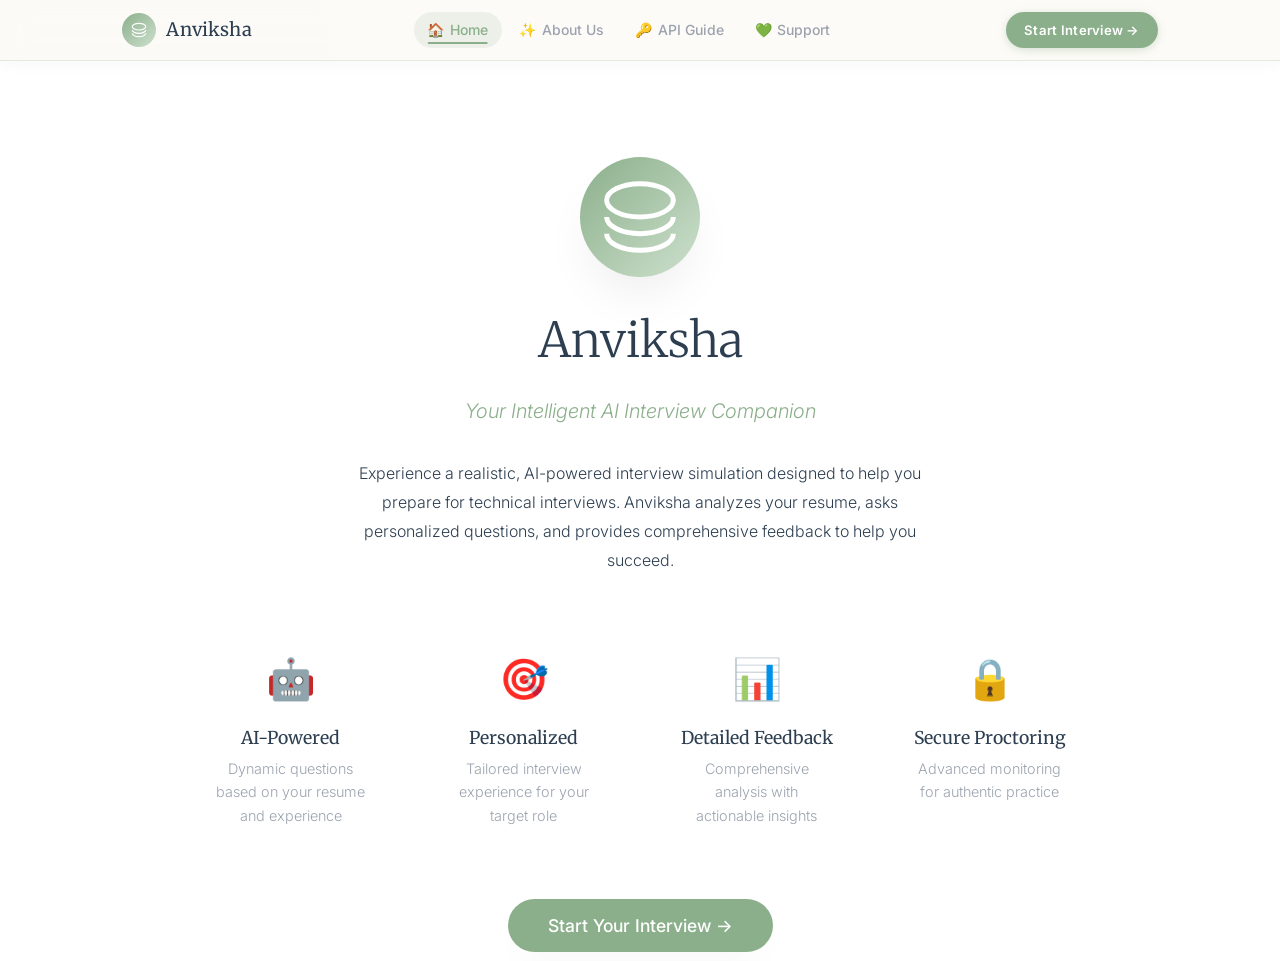
<file: frontend/index.html>
<!DOCTYPE html>
<html lang="en">

<head>
    <meta charset="UTF-8">
    <meta name="viewport" content="width=device-width, initial-scale=1.0">
    <meta name="description" content="Anviksha - Intelligent AI Interview Simulator for technical interview practice">
    <title>Anviksha - AI Interview Simulator</title>
    <link rel="stylesheet" href="styles.css">
    <link rel="icon" type="image/svg+xml" href="./icons/favicon.svg">
</head>

<body>
    <!-- Shared site header (nav) -->
    <script src="./header.js"></script>
    <div class="page-wrapper">
        <!-- Background Decorations -->
        <div class="bg-blob bg-blob-1"></div>
        <div class="bg-blob bg-blob-2"></div>

        <!-- Main Content -->
        <div class="content-card text-center">
            <div style="max-width: 900px; margin: 0 auto; padding: var(--spacing-xl) 0;">
                <div class="logo-section mb-lg breathe-animation">
                    <div class="logo-circle">
                        <svg width="80" height="80" viewBox="0 0 24 24" fill="none" stroke="currentColor"
                            stroke-width="1.5">
                            <ellipse cx="12" cy="7" rx="10" ry="5" />
                            <path d="M2 17a10 5 0 0 0 20 0" />
                            <path d="M2 12a10 5 0 0 0 20 0" />
                        </svg>
                    </div>
                </div>

                <h1 class="mb-md" style="font-size: 3rem;">Anviksha</h1>
                <p class="text-muted mb-lg" style="font-size: 1.25rem;">
                    <em>Your Intelligent AI Interview Companion</em>
                </p>

                <p class="mb-xl" style="max-width: 600px; margin-left: auto; margin-right: auto; line-height: 1.8;">
                    Experience a realistic, AI-powered interview simulation designed to help you prepare
                    for technical interviews. Anviksha analyzes your resume, asks personalized questions,
                    and provides comprehensive feedback to help you succeed.
                </p>

                <!-- Features Grid -->
                <div class="features-grid mb-xl">
                    <div class="feature-card">
                        <div class="feature-icon">🤖</div>
                        <h3>AI-Powered</h3>
                        <p class="text-muted">Dynamic questions based on your resume and experience</p>
                    </div>

                    <div class="feature-card">
                        <div class="feature-icon">🎯</div>
                        <h3>Personalized</h3>
                        <p class="text-muted">Tailored interview experience for your target role</p>
                    </div>

                    <div class="feature-card">
                        <div class="feature-icon">📊</div>
                        <h3>Detailed Feedback</h3>
                        <p class="text-muted">Comprehensive analysis with actionable insights</p>
                    </div>

                    <div class="feature-card">
                        <div class="feature-icon">🔒</div>
                        <h3>Secure Proctoring</h3>
                        <p class="text-muted">Advanced monitoring for authentic practice</p>
                    </div>
                </div>

                <!-- CTA Button -->
                <button class="btn btn-primary" id="startBtn" style="font-size: 1.1rem; padding: 1rem 2.5rem;">
                    Start Your Interview →
                </button>

                <p class="text-muted mt-md" style="font-size: 0.875rem;">
                    Powered by OpenAI, Google Gemini, and Groq
                </p>

            </div>
        </div>
    </div>

    <script>
        document.getElementById('startBtn').addEventListener('click', () => {
            window.location.href = './guidelines.html';
        });
    </script>

    <style>
        .logo-section {
            display: flex;
            justify-content: center;
            margin-bottom: var(--spacing-lg);
        }

        .logo-circle {
            width: 120px;
            height: 120px;
            background: linear-gradient(135deg, var(--sage-dark), var(--sage-medium));
            border-radius: 50%;
            display: flex;
            align-items: center;
            justify-content: center;
            color: white;
            box-shadow: var(--shadow-medium);
        }

        .features-grid {
            display: grid;
            grid-template-columns: repeat(auto-fit, minmax(200px, 1fr));
            gap: var(--spacing-lg);
            text-align: center;
        }

        .feature-card {
            padding: var(--spacing-md);
        }

        .feature-icon {
            font-size: 2.5rem;
            margin-bottom: var(--spacing-sm);
        }

        .feature-card h3 {
            font-size: 1.1rem;
            margin-bottom: var(--spacing-xs);
            color: var(--slate-text);
        }

        .feature-card p {
            font-size: 0.9rem;
            margin: 0;
        }
    </style>
</body>

</html>
</file>
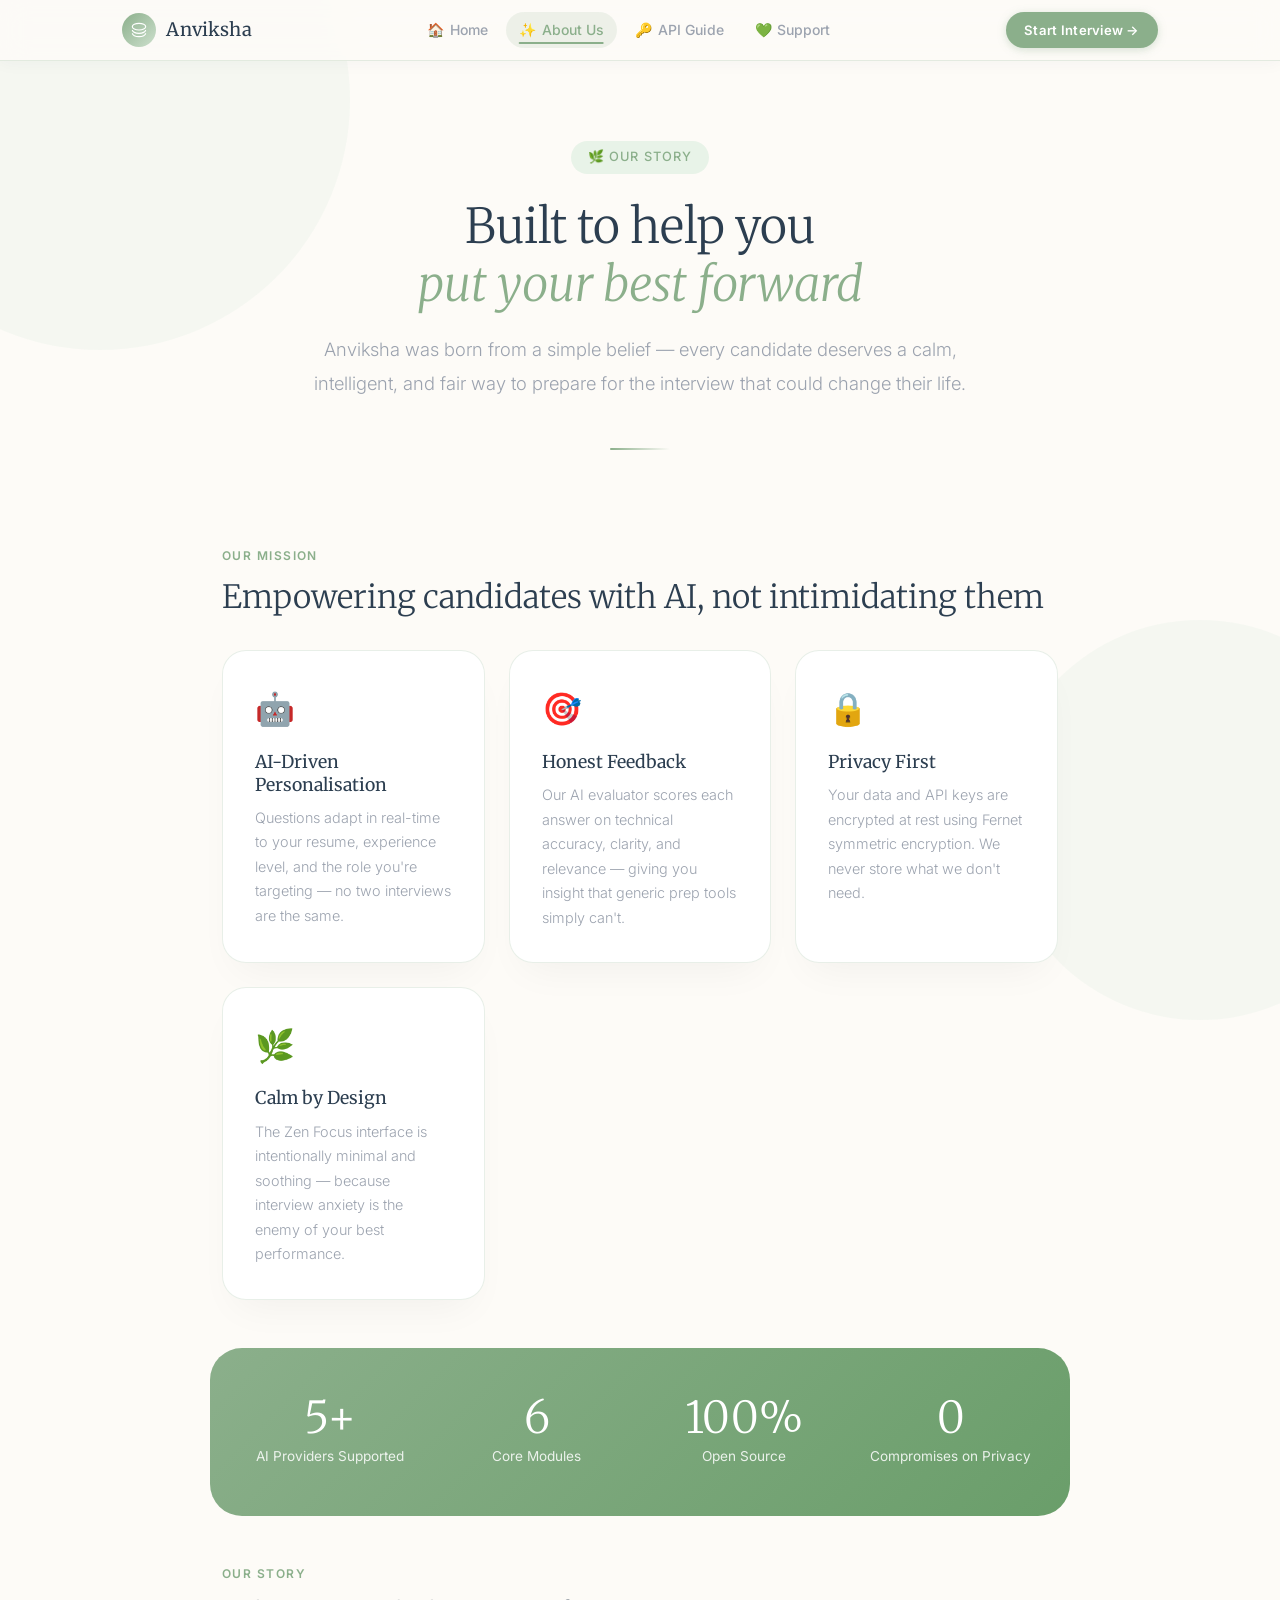
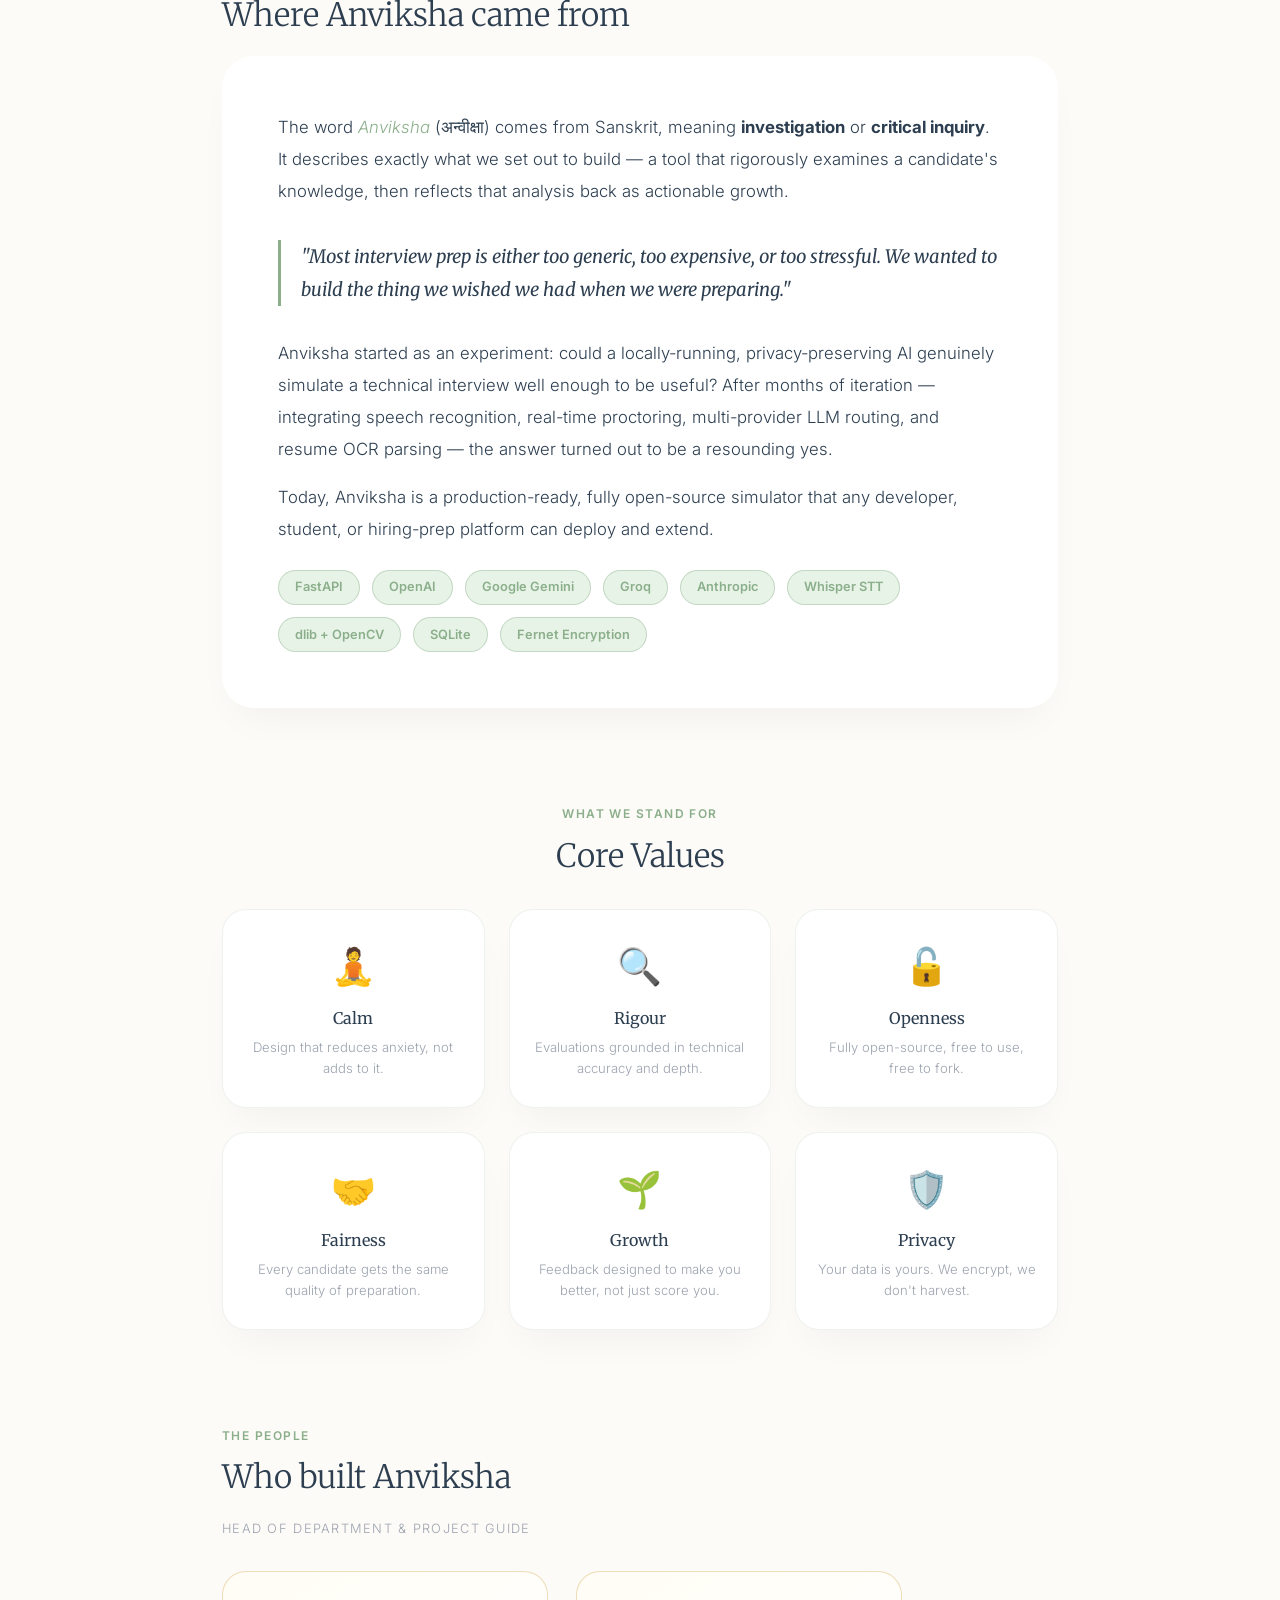
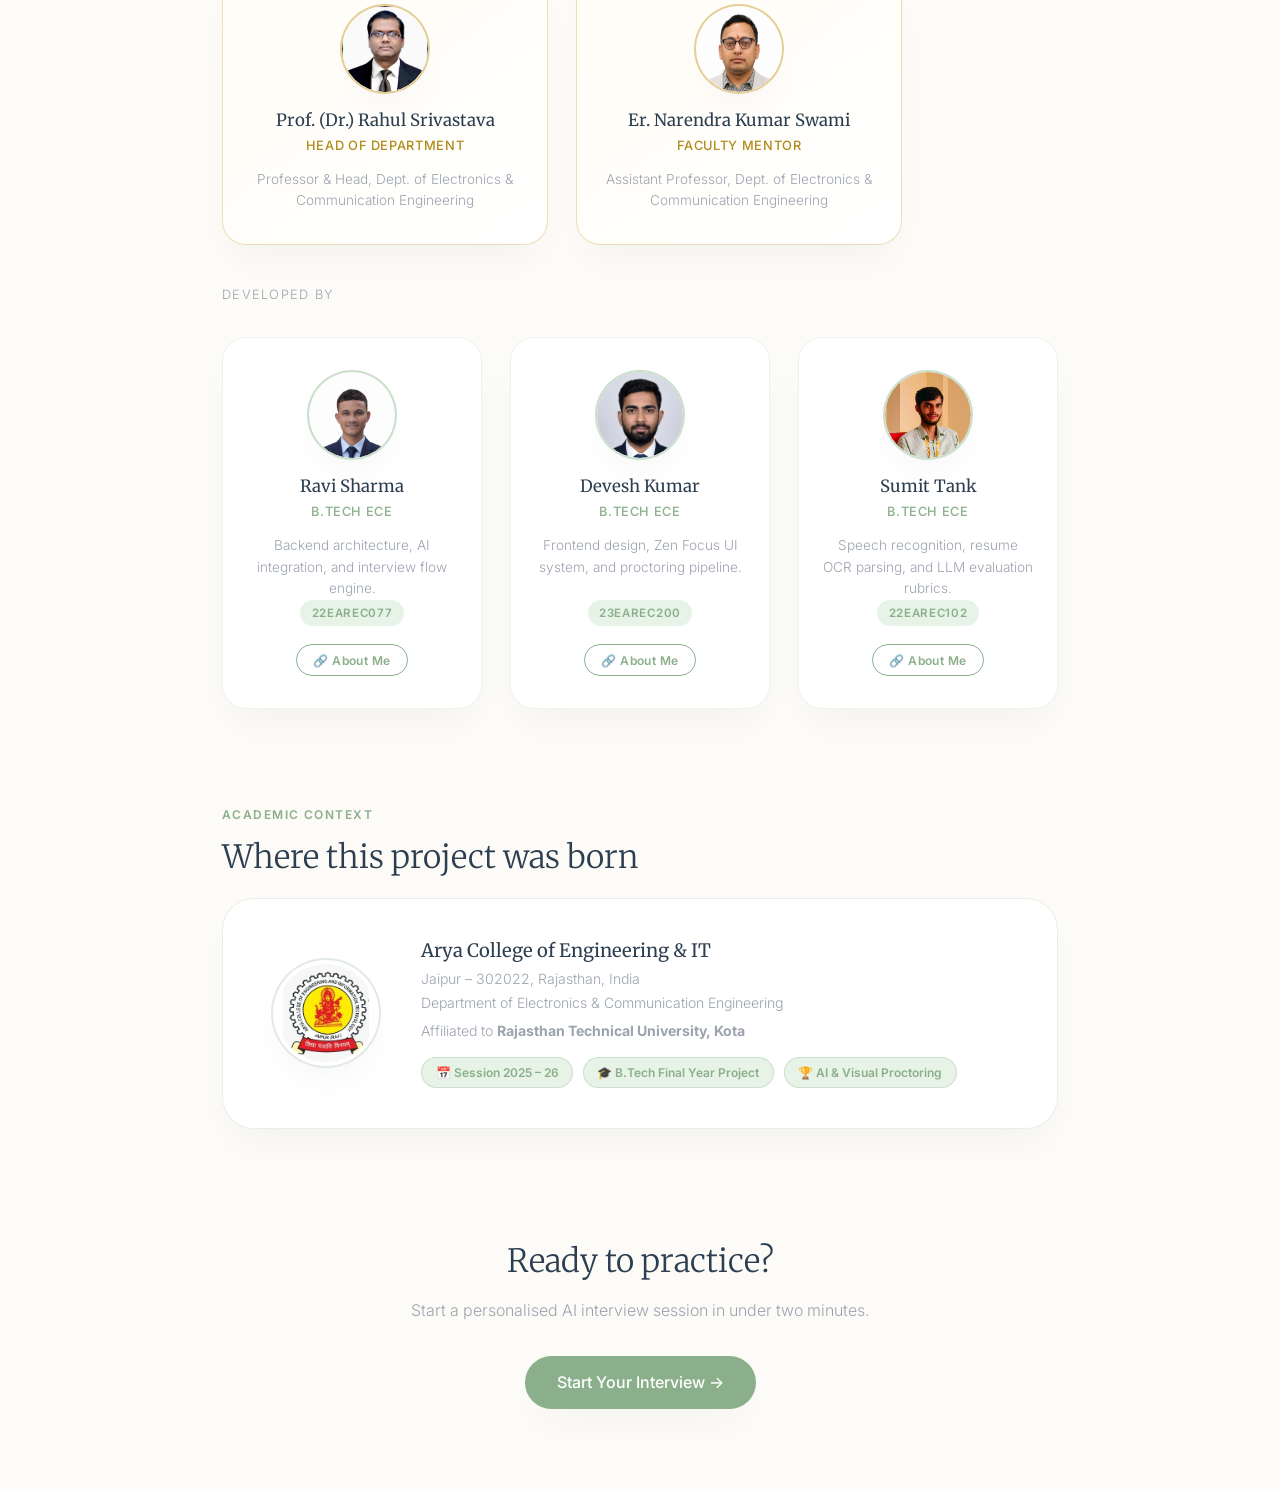
<file: frontend/about.html>
<!DOCTYPE html>
<html lang="en">

<head>
    <meta charset="UTF-8">
    <meta name="viewport" content="width=device-width, initial-scale=1.0">
    <meta name="description"
        content="About Anviksha – Learn about our mission to make AI-powered interview preparation accessible, fair, and effective for every candidate.">
    <title>About Us – Anviksha AI Interview Simulator</title>
    <link rel="stylesheet" href="styles.css">

    <style>
        /* ── Page-level layout ── */
        .about-wrapper {
            min-height: 100vh;
            background: var(--cream-bg);
            position: relative;
            overflow-x: hidden;
        }


        /* (nav styles provided by header.js) */

        /* ── Hero ── */
        .hero {
            text-align: center;
            padding: 5rem 2rem 3rem;
            max-width: 720px;
            margin: 0 auto;
        }

        .hero-badge {
            display: inline-flex;
            align-items: center;
            gap: 0.5rem;
            background: var(--sage-light);
            color: var(--sage-dark);
            font-size: 0.8rem;
            font-weight: 500;
            letter-spacing: 0.08em;
            text-transform: uppercase;
            padding: 0.4rem 1.1rem;
            border-radius: var(--radius-pill);
            margin-bottom: 1.5rem;
            animation: fadeInUp 0.6s ease both;
        }

        .hero h1 {
            font-size: 3rem;
            font-weight: 300;
            line-height: 1.2;
            margin-bottom: 1.25rem;
            animation: fadeInUp 0.7s ease 0.1s both;
        }

        .hero h1 em {
            font-style: italic;
            color: var(--sage-dark);
        }

        .hero-subtitle {
            font-size: 1.15rem;
            color: var(--gray-muted);
            line-height: 1.8;
            font-weight: 300;
            animation: fadeInUp 0.7s ease 0.2s both;
            margin-bottom: 0;
        }

        /* ── Section wrapper ── */
        .section {
            max-width: 900px;
            margin: 0 auto;
            padding: 3rem 2rem;
        }

        .section-label {
            font-size: 0.75rem;
            letter-spacing: 0.12em;
            text-transform: uppercase;
            color: var(--sage-dark);
            font-weight: 600;
            margin-bottom: 0.75rem;
        }

        .section-title {
            font-family: var(--font-serif);
            font-size: 2rem;
            font-weight: 300;
            margin-bottom: 1.25rem;
            color: var(--slate-text);
        }

        /* ── Divider ── */
        .divider {
            width: 60px;
            height: 2px;
            background: linear-gradient(90deg, var(--sage-dark), transparent);
            margin: 0 auto 3rem;
            border-radius: 2px;
        }

        /* ── Mission cards ── */
        .mission-grid {
            display: grid;
            grid-template-columns: repeat(auto-fit, minmax(260px, 1fr));
            gap: 1.5rem;
            margin-top: 2rem;
        }

        .mission-card {
            background: var(--white);
            border: 1px solid rgba(139, 175, 139, 0.2);
            border-radius: var(--radius-lg);
            padding: 2rem;
            box-shadow: var(--shadow-soft);
            transition: all var(--transition-medium);
            animation: fadeInUp 0.6s ease both;
        }

        .mission-card:hover {
            transform: translateY(-4px);
            box-shadow: var(--shadow-hover);
            border-color: rgba(139, 175, 139, 0.5);
        }

        .mission-card-icon {
            font-size: 2rem;
            margin-bottom: 1rem;
        }

        .mission-card h3 {
            font-size: 1.1rem;
            margin-bottom: 0.6rem;
            color: var(--slate-text);
        }

        .mission-card p {
            font-size: 0.9rem;
            color: var(--gray-muted);
            margin: 0;
            line-height: 1.7;
        }

        /* ── Story section ── */
        .story-section {
            background: var(--white);
            border-radius: var(--radius-xl);
            box-shadow: var(--shadow-soft);
            padding: 3.5rem;
            margin: 0 2rem;
            max-width: 860px;
            margin-left: auto;
            margin-right: auto;
        }

        .story-section p {
            font-size: 1.05rem;
            line-height: 1.9;
            color: var(--slate-text);
            font-weight: 300;
        }

        .story-section p+p {
            margin-top: 1rem;
        }

        .story-section p:last-child {
            margin-bottom: 0;
        }

        .story-highlight {
            border-left: 3px solid var(--sage-dark);
            padding-left: 1.25rem;
            margin: 2rem 0;
            color: var(--slate-text);
            font-family: var(--font-serif);
            font-size: 1.15rem;
            font-style: italic;
            line-height: 1.8;
        }

        /* ── Tech stack ── */
        .tech-strip {
            display: flex;
            flex-wrap: wrap;
            gap: 0.75rem;
            margin-top: 1.5rem;
        }

        .tech-chip {
            background: var(--sage-light);
            color: var(--sage-dark);
            font-size: 0.8rem;
            font-weight: 600;
            padding: 0.4rem 1rem;
            border-radius: var(--radius-pill);
            border: 1px solid rgba(139, 175, 139, 0.4);
            transition: all var(--transition-fast);
        }

        .tech-chip:hover {
            background: var(--sage-dark);
            color: var(--white);
        }

        /* ── Values ── */
        .values-grid {
            display: grid;
            grid-template-columns: repeat(auto-fit, minmax(200px, 1fr));
            gap: 1.5rem;
            margin-top: 2rem;
        }

        .value-item {
            text-align: center;
            padding: 1.75rem 1.25rem;
            border-radius: var(--radius-lg);
            border: 1px solid rgba(139, 175, 139, 0.15);
            background: var(--white);
            box-shadow: var(--shadow-soft);
            transition: all var(--transition-medium);
        }

        .value-item:hover {
            background: var(--sage-light);
            transform: translateY(-3px);
            box-shadow: var(--shadow-medium);
        }

        .value-emoji {
            font-size: 2.25rem;
            display: block;
            margin-bottom: 0.75rem;
        }

        .value-item h4 {
            font-family: var(--font-serif);
            font-size: 1rem;
            font-weight: 400;
            margin-bottom: 0.5rem;
            color: var(--slate-text);
        }

        .value-item p {
            font-size: 0.82rem;
            color: var(--gray-muted);
            margin: 0;
            line-height: 1.6;
        }

        /* ── Stats banner ── */
        .stats-banner {
            background: linear-gradient(135deg, var(--sage-dark) 0%, #6a9e6a 100%);
            color: var(--white);
            border-radius: var(--radius-xl);
            padding: 3rem 2rem;
            margin: 0 2rem;
            max-width: 860px;
            margin-left: auto;
            margin-right: auto;
            display: grid;
            grid-template-columns: repeat(auto-fit, minmax(160px, 1fr));
            gap: 2rem;
            text-align: center;
        }

        .stat-number {
            font-family: var(--font-serif);
            font-size: 2.75rem;
            font-weight: 300;
            line-height: 1;
            margin-bottom: 0.4rem;
        }

        .stat-label {
            font-size: 0.85rem;
            opacity: 0.85;
            font-weight: 400;
        }

        /* ── Team section ── */
        .team-grid {
            display: grid;
            grid-template-columns: repeat(auto-fit, minmax(220px, 1fr));
            gap: 1.75rem;
            margin-top: 2rem;
        }

        .team-card {
            background: var(--white);
            border-radius: var(--radius-lg);
            padding: 2rem 1.5rem;
            text-align: center;
            box-shadow: var(--shadow-soft);
            border: 1px solid rgba(139, 175, 139, 0.15);
            transition: all var(--transition-medium);
            /* flex column so badge+button always sit at the bottom */
            display: flex;
            flex-direction: column;
            align-items: center;
        }

        .team-card:hover {
            transform: translateY(-5px);
            box-shadow: var(--shadow-hover);
            border-color: rgba(139, 175, 139, 0.4);
        }

        /* Guide card gets a golden accent */
        .team-card.guide-card {
            border-color: rgba(205, 160, 60, 0.35);
            background: linear-gradient(145deg, #fffdf5, var(--white));
        }

        .team-card.guide-card:hover {
            border-color: rgba(205, 160, 60, 0.6);
        }

        .team-avatar {
            width: 90px;
            height: 90px;
            border-radius: 50%;
            background: var(--sage-light);
            display: flex;
            align-items: center;
            justify-content: center;
            margin: 0 auto 1rem;
            box-shadow: var(--shadow-soft);
            overflow: hidden;
            border: 2px solid rgba(139, 175, 139, 0.3);
        }

        .team-avatar img {
            width: 100%;
            height: 100%;
            object-fit: cover;
            object-position: top center;
            border-radius: 50%;
        }

        .team-avatar.guide-avatar {
            border: 2px solid rgba(205, 160, 60, 0.5);
            background: #fffdf5;
        }

        .team-card h3 {
            font-size: 1.05rem;
            margin-bottom: 0.25rem;
            color: var(--slate-text);
        }

        .team-card .team-role {
            font-size: 0.8rem;
            color: var(--sage-dark);
            font-weight: 500;
            letter-spacing: 0.05em;
            text-transform: uppercase;
            margin-bottom: 0.75rem;
        }

        .team-card.guide-card .team-role {
            color: #b08a1a;
        }

        .team-card p {
            font-size: 0.85rem;
            color: var(--gray-muted);
            margin: 0;
            line-height: 1.6;
        }

        /* Enrollment ID badge */
        .enrol-badge {
            display: inline-block;
            background: var(--sage-light);
            color: var(--sage-dark);
            font-size: 0.72rem;
            font-weight: 600;
            letter-spacing: 0.06em;
            padding: 0.25rem 0.7rem;
            border-radius: var(--radius-pill);
            margin-top: auto;   /* pushes badge to bottom regardless of content height */
            margin-bottom: 0.5rem;
        }

        /* About Me button */
        .about-me-btn {
            display: inline-flex;
            align-items: center;
            gap: 0.35rem;
            margin-top: 0.6rem;
            padding: 0.35rem 1rem;
            border-radius: var(--radius-pill);
            border: 1px solid var(--sage-dark);
            color: var(--sage-dark);
            font-size: 0.75rem;
            font-weight: 600;
            text-decoration: none;
            letter-spacing: 0.04em;
            transition: all var(--transition-fast);
            background: transparent;
        }

        .about-me-btn:hover {
            background: var(--sage-dark);
            color: var(--white);
            transform: translateY(-1px);
        }

        /* ── Academic / Institution card ── */
        .institution-card {
            background: var(--white);
            border-radius: var(--radius-xl);
            box-shadow: var(--shadow-soft);
            border: 1px solid rgba(139, 175, 139, 0.2);
            padding: 2.5rem 3rem;
            max-width: 860px;
            margin: 0 auto;
            display: flex;
            gap: 2.5rem;
            align-items: center;
            flex-wrap: wrap;
        }

        .institution-logo {
            width: 110px;
            height: 110px;
            border-radius: 50%;
            background: var(--white);
            border: 2px solid rgba(139, 175, 139, 0.25);
            display: flex;
            align-items: center;
            justify-content: center;
            flex-shrink: 0;
            box-shadow: var(--shadow-soft);
            overflow: hidden;
            padding: 4px;
        }

        .institution-logo img {
            width: 100%;
            height: 100%;
            object-fit: contain;
            border-radius: 50%;
        }

        .institution-info {
            flex: 1;
            min-width: 220px;
        }

        .institution-info h3 {
            font-family: var(--font-serif);
            font-size: 1.15rem;
            font-weight: 400;
            margin-bottom: 0.3rem;
            color: var(--slate-text);
        }

        .institution-info p {
            font-size: 0.88rem;
            color: var(--gray-muted);
            margin: 0 0 0.2rem;
            line-height: 1.5;
        }

        .institution-meta {
            display: flex;
            flex-wrap: wrap;
            gap: 0.6rem;
            margin-top: 1rem;
        }

        .meta-pill {
            background: var(--sage-light);
            color: var(--sage-dark);
            font-size: 0.75rem;
            font-weight: 600;
            padding: 0.3rem 0.85rem;
            border-radius: var(--radius-pill);
            border: 1px solid rgba(139, 175, 139, 0.3);
        }

        @media (max-width: 600px) {
            .institution-card {
                padding: 1.75rem 1.25rem;
                flex-direction: column;
                align-items: flex-start;
                gap: 1.25rem;
            }
        }

        /* ── CTA footer strip ── */
        .cta-strip {
            text-align: center;
            padding: 4rem 2rem 5rem;
        }

        .cta-strip h2 {
            font-family: var(--font-serif);
            font-size: 2rem;
            font-weight: 300;
            margin-bottom: 1rem;
        }

        .cta-strip p {
            color: var(--gray-muted);
            margin-bottom: 2rem;
            font-size: 1rem;
        }

        .cta-buttons {
            display: flex;
            gap: 1rem;
            justify-content: center;
            flex-wrap: wrap;
        }

        /* ── Responsive ── */
        @media (max-width: 768px) {
            .hero h1 {
                font-size: 2rem;
            }

            .story-section {
                padding: 2rem 1.5rem;
                margin: 0 1rem;
            }

            .stats-banner {
                margin: 0 1rem;
            }

            .top-nav {
                padding: 1rem 1.25rem;
            }

            .section {
                padding: 2.5rem 1.25rem;
            }
        }

        /* ── Staggered animation delays ── */
        .mission-card:nth-child(1) {
            animation-delay: 0.1s;
        }

        .mission-card:nth-child(2) {
            animation-delay: 0.2s;
        }

        .mission-card:nth-child(3) {
            animation-delay: 0.3s;
        }

        .mission-card:nth-child(4) {
            animation-delay: 0.4s;
        }
    </style>
    <link rel="icon" type="image/svg+xml" href="./icons/favicon.svg">
</head>

<body>
    <!-- Shared site header (nav) -->
    <script src="./header.js"></script>
    <div class="about-wrapper">

        <!-- Background Decorations -->
        <div class="bg-blob bg-blob-1"></div>
        <div class="bg-blob bg-blob-2"></div>

        <!-- ── Hero ── -->
        <header class="hero">
            <div class="hero-badge">🌿 Our Story</div>
            <h1>Built to help you<br><em>put your best forward</em></h1>
            <p class="hero-subtitle">
                Anviksha was born from a simple belief — every candidate deserves a calm, intelligent,
                and fair way to prepare for the interview that could change their life.
            </p>
        </header>

        <div class="divider"></div>

        <!-- ── Mission ── -->
        <section class="section" id="mission" aria-labelledby="missionTitle">
            <p class="section-label">Our Mission</p>
            <h2 class="section-title" id="missionTitle">Empowering candidates with AI, not intimidating them</h2>

            <div class="mission-grid">
                <div class="mission-card">
                    <div class="mission-card-icon">🤖</div>
                    <h3>AI-Driven Personalisation</h3>
                    <p>Questions adapt in real-time to your resume, experience level, and the role you're targeting — no
                        two interviews are the same.</p>
                </div>
                <div class="mission-card">
                    <div class="mission-card-icon">🎯</div>
                    <h3>Honest Feedback</h3>
                    <p>Our AI evaluator scores each answer on technical accuracy, clarity, and relevance — giving you
                        insight that generic prep tools simply can't.</p>
                </div>
                <div class="mission-card">
                    <div class="mission-card-icon">🔒</div>
                    <h3>Privacy First</h3>
                    <p>Your data and API keys are encrypted at rest using Fernet symmetric encryption. We never store
                        what we don't need.</p>
                </div>
                <div class="mission-card">
                    <div class="mission-card-icon">🌿</div>
                    <h3>Calm by Design</h3>
                    <p>The Zen Focus interface is intentionally minimal and soothing — because interview anxiety is the
                        enemy of your best performance.</p>
                </div>
            </div>
        </section>

        <!-- ── Stats ── -->
        <div class="stats-banner" role="region" aria-label="Key statistics">
            <div class="stat-item">
                <div class="stat-number">5+</div>
                <div class="stat-label">AI Providers Supported</div>
            </div>
            <div class="stat-item">
                <div class="stat-number">6</div>
                <div class="stat-label">Core Modules</div>
            </div>
            <div class="stat-item">
                <div class="stat-number">100%</div>
                <div class="stat-label">Open Source</div>
            </div>
            <div class="stat-item">
                <div class="stat-number">0</div>
                <div class="stat-label">Compromises on Privacy</div>
            </div>
        </div>

        <!-- ── Story ── -->
        <section class="section" id="story" aria-labelledby="storyTitle">
            <p class="section-label">Our Story</p>
            <h2 class="section-title" id="storyTitle">Where Anviksha came from</h2>

            <div class="story-section">
                <p>
                    The word <em>Anviksha</em> (अन्वीक्षा) comes from Sanskrit, meaning <strong>investigation</strong>
                    or <strong>critical inquiry</strong>. It describes exactly what we set out to build — a tool that
                    rigorously examines a candidate's knowledge, then reflects that analysis back as actionable growth.
                </p>

                <blockquote class="story-highlight">
                    "Most interview prep is either too generic, too expensive, or too stressful. We wanted to build the
                    thing we wished we had when we were preparing."
                </blockquote>

                <p>
                    Anviksha started as an experiment: could a locally-running, privacy-preserving AI genuinely simulate
                    a technical interview well enough to be useful? After months of iteration — integrating speech
                    recognition, real-time proctoring, multi-provider LLM routing, and resume OCR parsing — the answer
                    turned out to be a resounding yes.
                </p>
                <p>
                    Today, Anviksha is a production-ready, fully open-source simulator that any developer, student, or
                    hiring-prep platform can deploy and extend.
                </p>

                <div class="tech-strip" role="list" aria-label="Technologies used">
                    <span class="tech-chip" role="listitem">FastAPI</span>
                    <span class="tech-chip" role="listitem">OpenAI</span>
                    <span class="tech-chip" role="listitem">Google Gemini</span>
                    <span class="tech-chip" role="listitem">Groq</span>
                    <span class="tech-chip" role="listitem">Anthropic</span>
                    <span class="tech-chip" role="listitem">Whisper STT</span>
                    <span class="tech-chip" role="listitem">dlib + OpenCV</span>
                    <span class="tech-chip" role="listitem">SQLite</span>
                    <span class="tech-chip" role="listitem">Fernet Encryption</span>
                </div>
            </div>
        </section>

        <!-- ── Values ── -->
        <section class="section" id="values" aria-labelledby="valuesTitle">
            <p class="section-label" style="text-align:center;">What We Stand For</p>
            <h2 class="section-title" id="valuesTitle" style="text-align:center;">Core Values</h2>

            <div class="values-grid">
                <div class="value-item">
                    <span class="value-emoji">🧘</span>
                    <h4>Calm</h4>
                    <p>Design that reduces anxiety, not adds to it.</p>
                </div>
                <div class="value-item">
                    <span class="value-emoji">🔍</span>
                    <h4>Rigour</h4>
                    <p>Evaluations grounded in technical accuracy and depth.</p>
                </div>
                <div class="value-item">
                    <span class="value-emoji">🔓</span>
                    <h4>Openness</h4>
                    <p>Fully open-source, free to use, free to fork.</p>
                </div>
                <div class="value-item">
                    <span class="value-emoji">🤝</span>
                    <h4>Fairness</h4>
                    <p>Every candidate gets the same quality of preparation.</p>
                </div>
                <div class="value-item">
                    <span class="value-emoji">🌱</span>
                    <h4>Growth</h4>
                    <p>Feedback designed to make you better, not just score you.</p>
                </div>
                <div class="value-item">
                    <span class="value-emoji">🛡️</span>
                    <h4>Privacy</h4>
                    <p>Your data is yours. We encrypt, we don't harvest.</p>
                </div>
            </div>
        </section>

        <!-- ── Team ── -->
        <section class="section" id="team" aria-labelledby="teamTitle">
            <p class="section-label">The People</p>
            <h2 class="section-title" id="teamTitle">Who built Anviksha</h2>

            <!-- Head of Department & Project Guide -->
            <p
                style="font-size:0.8rem;letter-spacing:0.1em;text-transform:uppercase;color:var(--gray-muted);margin-bottom:1rem;margin-top:0.25rem;">
                Head of Department &amp; Project Guide</p>
            <div class="team-grid" style="grid-template-columns: repeat(auto-fit, minmax(280px, 1fr)); max-width: 680px;">
                <div class="team-card guide-card">
                    <div class="team-avatar guide-avatar">
                        <img src="./icons/rahul.png" alt="Prof. (Dr.) Rahul Srivastava">
                    </div>
                    <h3>Prof. (Dr.) Rahul Srivastava</h3>
                    <p class="team-role">Head of Department</p>
                    <p>Professor &amp; Head, Dept. of Electronics &amp; Communication Engineering</p>
                </div>
                <div class="team-card guide-card">
                    <div class="team-avatar guide-avatar">
                        <img src="./icons/narendra.png" alt="Er. Narendra Kumar Swami">
                    </div>
                    <h3>Er. Narendra Kumar Swami</h3>
                    <p class="team-role">Faculty Mentor</p>
                    <p>Assistant Professor, Dept. of Electronics &amp; Communication Engineering</p>
                </div>
            </div>

            <!-- Developers -->
            <p
                style="font-size:0.8rem;letter-spacing:0.1em;text-transform:uppercase;color:var(--gray-muted);margin-bottom:1rem;margin-top:2.5rem;">
                Developed By</p>
            <div class="team-grid">
                <div class="team-card">
                    <div class="team-avatar">
                        <img src="./icons/ravi.png" alt="Ravi Sharma">
                    </div>
                    <h3>Ravi Sharma</h3>
                    <p class="team-role">B.Tech ECE</p>
                    <p>Backend architecture, AI integration, and interview flow engine.</p>
                    <span class="enrol-badge">22EAREC077</span>
                    <a href="https://www.linkedin.com/in/ravi-sharma-234643322/" class="about-me-btn" id="raviProfileBtn" target="_blank" rel="noopener">
                        🔗 About Me
                    </a>
                </div>
                <div class="team-card">
                    <div class="team-avatar">
                        <img src="./icons/devesh.png" alt="Devesh Kumar">
                    </div>
                    <h3>Devesh Kumar</h3>
                    <p class="team-role">B.Tech ECE</p>
                    <p>Frontend design, Zen Focus UI system, and proctoring pipeline.</p>
                    <span class="enrol-badge">23EAREC200</span>
                    <a href="https://github.com/hackerstoreofficial/" class="about-me-btn" id="deveshProfileBtn" target="_blank" rel="noopener">
                        🔗 About Me
                    </a>
                </div>
                <div class="team-card">
                    <div class="team-avatar">
                        <img src="./icons/sumit.png" alt="Sumit Tank">
                    </div>
                    <h3>Sumit Tank</h3>
                    <p class="team-role">B.Tech ECE</p>
                    <p>Speech recognition, resume OCR parsing, and LLM evaluation rubrics.</p>
                    <span class="enrol-badge">22EAREC102</span>
                    <a href="https://www.linkedin.com/in/t-sumit-ece/" class="about-me-btn" id="sumitProfileBtn" target="_blank" rel="noopener">
                        🔗 About Me
                    </a>
                </div>
            </div>
        </section>

        <!-- ── Academic Institution ── -->
        <section class="section" id="institution" aria-labelledby="institutionTitle">
            <p class="section-label">Academic Context</p>
            <h2 class="section-title" id="institutionTitle">Where this project was born</h2>

            <div class="institution-card">
                <div class="institution-logo">
                    <img src="./icons/college-logo.png"
                         alt="Arya College of Engineering &amp; IT – Jaipur"
                         width="110" height="110">
                </div>
                <div class="institution-info">
                    <h3>Arya College of Engineering &amp; IT</h3>
                    <p>Jaipur – 302022, Rajasthan, India</p>
                    <p>Department of Electronics &amp; Communication Engineering</p>
                    <p style="margin-top:0.4rem;">Affiliated to <strong>Rajasthan Technical University, Kota</strong>
                    </p>
                    <div class="institution-meta">
                        <span class="meta-pill">📅 Session 2025 – 26</span>
                        <span class="meta-pill">🎓 B.Tech Final Year Project</span>
                        <span class="meta-pill">🏆 AI &amp; Visual Proctoring</span>
                    </div>
                </div>
            </div>
        </section>

        <!-- ── CTA ── -->
        <div class="cta-strip">
            <h2>Ready to practice?</h2>
            <p>Start a personalised AI interview session in under two minutes.</p>
            <div class="cta-buttons">
                <a href="./guidelines.html" class="btn btn-primary" id="startInterviewBtn">
                    Start Your Interview →
                </a>
            </div>
        </div>

    </div><!-- end .about-wrapper -->
</body>

</html>
</file>
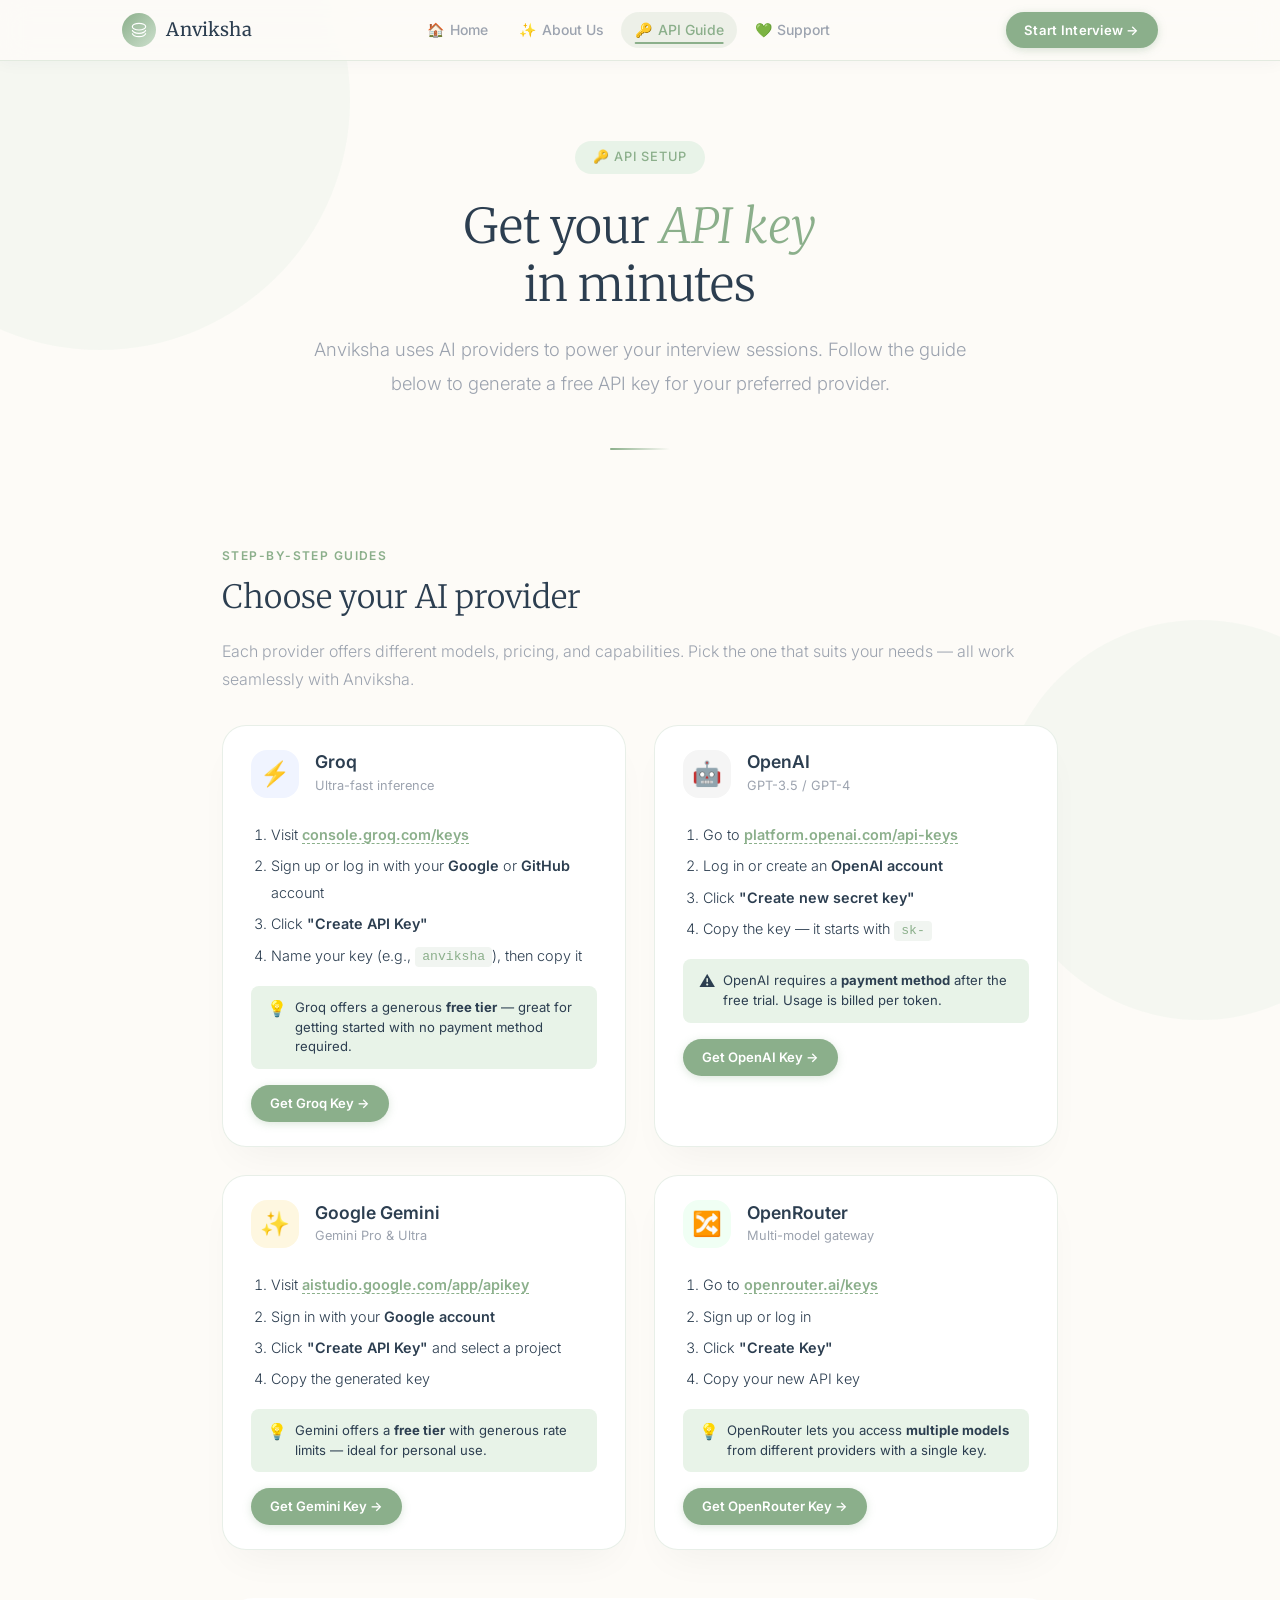
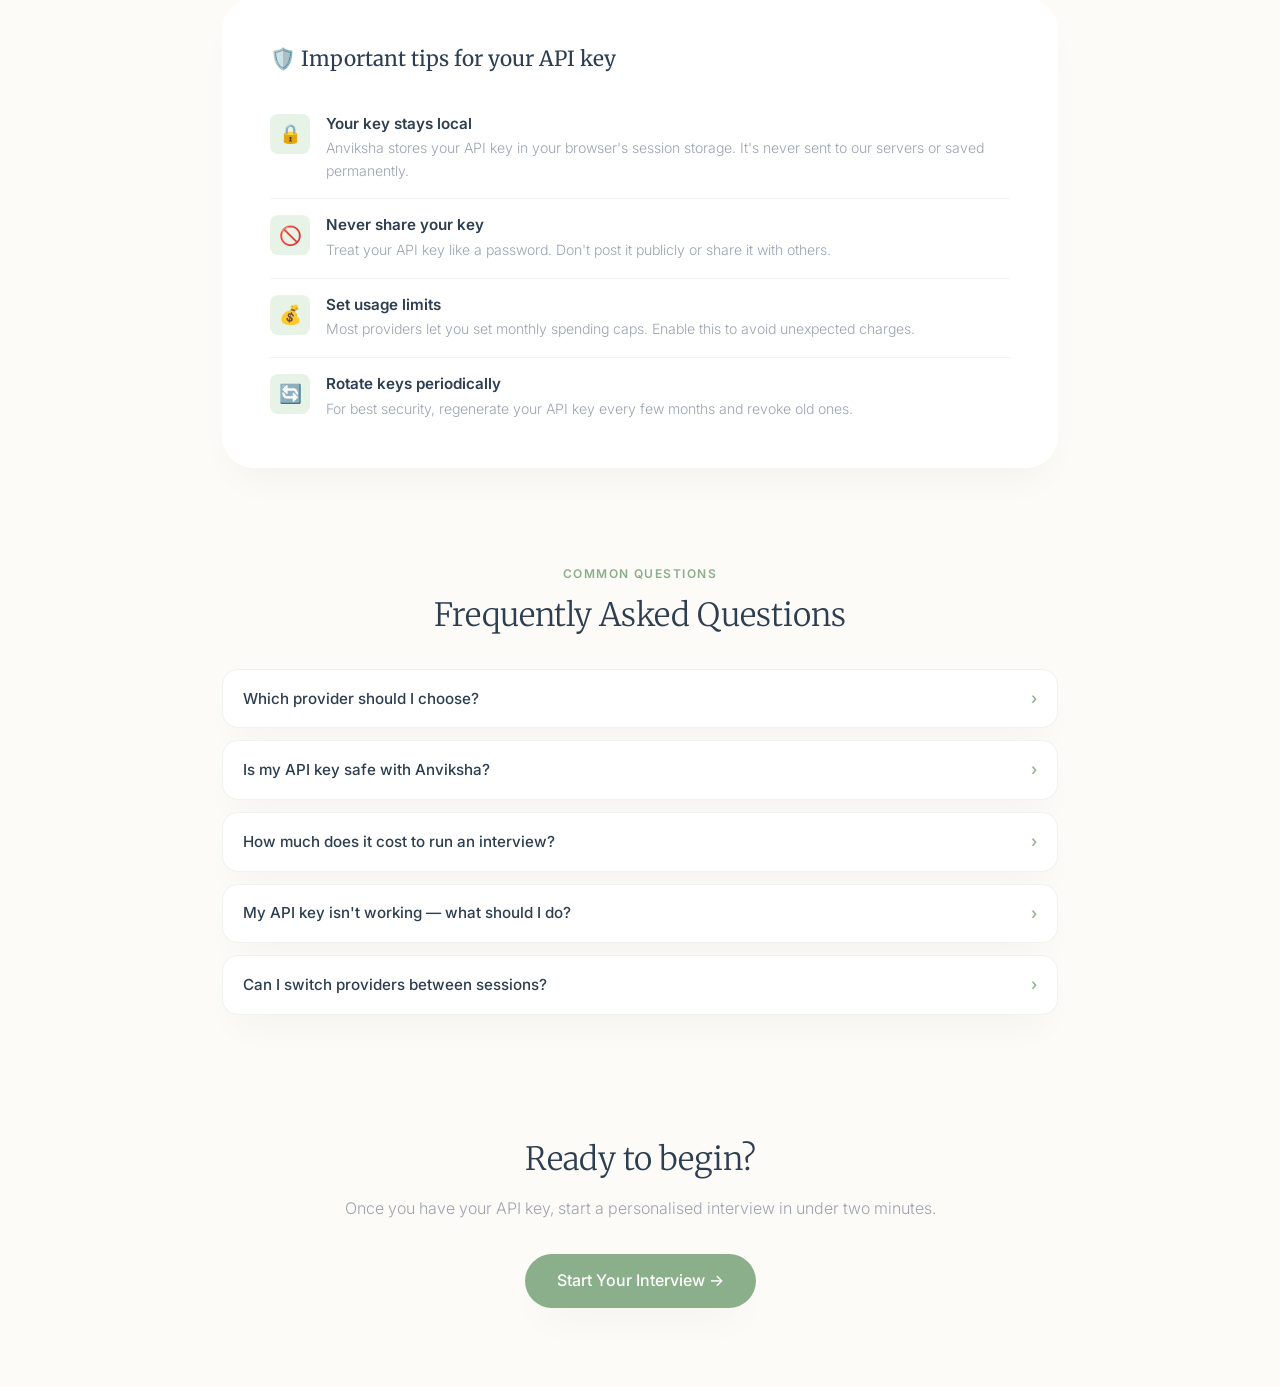
<file: frontend/api-guide.html>
<!DOCTYPE html>
<html lang="en">

<head>
    <meta charset="UTF-8">
    <meta name="viewport" content="width=device-width, initial-scale=1.0">
    <meta name="description"
        content="API Key Guide – Learn how to generate API keys for Groq, OpenAI, Google Gemini, and OpenRouter to power your Anviksha AI interview sessions.">
    <title>API Key Guide – Anviksha AI Interview Simulator</title>
    <link rel="stylesheet" href="styles.css">

    <style>
        /* ── Page-level layout ── */
        .guide-wrapper {
            min-height: 100vh;
            background: var(--cream-bg);
            position: relative;
            overflow-x: hidden;
        }

        /* ── Hero ── */
        .hero {
            text-align: center;
            padding: 5rem 2rem 3rem;
            max-width: 720px;
            margin: 0 auto;
        }

        .hero-badge {
            display: inline-flex;
            align-items: center;
            gap: 0.5rem;
            background: var(--sage-light);
            color: var(--sage-dark);
            font-size: 0.8rem;
            font-weight: 500;
            letter-spacing: 0.08em;
            text-transform: uppercase;
            padding: 0.4rem 1.1rem;
            border-radius: var(--radius-pill);
            margin-bottom: 1.5rem;
            animation: fadeInUp 0.6s ease both;
        }

        .hero h1 {
            font-size: 3rem;
            font-weight: 300;
            line-height: 1.2;
            margin-bottom: 1.25rem;
            animation: fadeInUp 0.7s ease 0.1s both;
        }

        .hero h1 em {
            font-style: italic;
            color: var(--sage-dark);
        }

        .hero-subtitle {
            font-size: 1.15rem;
            color: var(--gray-muted);
            line-height: 1.8;
            font-weight: 300;
            animation: fadeInUp 0.7s ease 0.2s both;
            margin-bottom: 0;
        }

        /* ── Section wrapper ── */
        .section {
            max-width: 900px;
            margin: 0 auto;
            padding: 3rem 2rem;
        }

        .section-label {
            font-size: 0.75rem;
            letter-spacing: 0.12em;
            text-transform: uppercase;
            color: var(--sage-dark);
            font-weight: 600;
            margin-bottom: 0.75rem;
        }

        .section-title {
            font-family: var(--font-serif);
            font-size: 2rem;
            font-weight: 300;
            margin-bottom: 1.25rem;
            color: var(--slate-text);
        }

        .section-subtitle {
            font-size: 1rem;
            color: var(--gray-muted);
            line-height: 1.7;
            font-weight: 300;
            margin-bottom: 2rem;
        }

        /* ── Divider ── */
        .divider {
            width: 60px;
            height: 2px;
            background: linear-gradient(90deg, var(--sage-dark), transparent);
            margin: 0 auto 3rem;
            border-radius: 2px;
        }

        /* ── Provider cards ── */
        .provider-grid {
            display: grid;
            grid-template-columns: repeat(auto-fit, minmax(380px, 1fr));
            gap: 1.75rem;
            margin-top: 2rem;
        }

        .provider-card {
            background: var(--white);
            border: 1px solid rgba(139, 175, 139, 0.2);
            border-radius: var(--radius-lg);
            padding: 0;
            box-shadow: var(--shadow-soft);
            transition: all var(--transition-medium);
            animation: fadeInUp 0.6s ease both;
            overflow: hidden;
        }

        .provider-card:hover {
            transform: translateY(-4px);
            box-shadow: var(--shadow-hover);
            border-color: rgba(139, 175, 139, 0.5);
        }

        .provider-card-header {
            display: flex;
            align-items: center;
            gap: 1rem;
            padding: 1.5rem 1.75rem 1rem;
        }

        .provider-logo {
            width: 48px;
            height: 48px;
            border-radius: var(--radius-md);
            display: flex;
            align-items: center;
            justify-content: center;
            font-size: 1.5rem;
            flex-shrink: 0;
        }

        .provider-logo.groq { background: #f0f4ff; }
        .provider-logo.openai { background: #f5f5f5; }
        .provider-logo.gemini { background: #fef7e0; }
        .provider-logo.openrouter { background: #f0fff4; }

        .provider-card-header h3 {
            font-family: var(--font-sans);
            font-size: 1.1rem;
            font-weight: 600;
            margin-bottom: 0.1rem;
            color: var(--slate-text);
        }

        .provider-card-header .provider-tagline {
            font-size: 0.8rem;
            color: var(--gray-muted);
            margin: 0;
            font-weight: 400;
        }

        .provider-card-body {
            padding: 0.5rem 1.75rem 1.5rem;
        }

        .provider-card-body ol {
            margin: 0;
            padding-left: 1.25rem;
            font-size: 0.9rem;
            color: var(--slate-text);
            line-height: 1.85;
        }

        .provider-card-body ol li {
            margin-bottom: 0.3rem;
            font-weight: 300;
        }

        .provider-card-body ol li strong {
            font-weight: 600;
        }

        .provider-card-body a {
            color: var(--sage-dark);
            font-weight: 600;
            text-decoration: none;
            border-bottom: 1px dashed var(--sage-dark);
            transition: opacity var(--transition-fast);
        }

        .provider-card-body a:hover {
            opacity: 0.7;
        }

        .provider-card-body code {
            background: rgba(139, 175, 139, 0.12);
            padding: 0.15rem 0.45rem;
            border-radius: 4px;
            font-size: 0.82rem;
            font-family: 'SF Mono', 'Fira Code', monospace;
            color: var(--sage-dark);
        }

        .provider-note {
            display: flex;
            align-items: flex-start;
            gap: 0.5rem;
            margin-top: 1rem;
            padding: 0.75rem 1rem;
            border-radius: var(--radius-sm);
            background: var(--sage-light);
            font-size: 0.82rem;
            color: var(--slate-text);
            font-weight: 400;
            line-height: 1.5;
        }

        .provider-note-icon {
            flex-shrink: 0;
            font-size: 1rem;
            line-height: 1.3;
        }

        .provider-cta-link {
            display: inline-flex;
            align-items: center;
            gap: 0.4rem;
            margin-top: 1rem;
            padding: 0.5rem 1.2rem;
            border-radius: var(--radius-pill);
            background: var(--sage-dark);
            color: var(--white) !important;
            font-size: 0.82rem;
            font-weight: 600;
            text-decoration: none;
            border-bottom: none !important;
            transition: all var(--transition-fast);
            box-shadow: 0 2px 8px rgba(139, 175, 139, 0.3);
        }

        .provider-cta-link:hover {
            background: #7a9e7a;
            transform: translateY(-1px);
            box-shadow: 0 4px 14px rgba(139, 175, 139, 0.4);
        }

        /* ── Staggered animations ── */
        .provider-card:nth-child(1) { animation-delay: 0.1s; }
        .provider-card:nth-child(2) { animation-delay: 0.2s; }
        .provider-card:nth-child(3) { animation-delay: 0.3s; }
        .provider-card:nth-child(4) { animation-delay: 0.4s; }

        /* ── Tips section ── */
        .tips-section {
            background: var(--white);
            border-radius: var(--radius-xl);
            box-shadow: var(--shadow-soft);
            padding: 3rem;
            margin: 0 2rem;
            max-width: 860px;
            margin-left: auto;
            margin-right: auto;
        }

        .tips-section h3 {
            font-family: var(--font-serif);
            font-size: 1.3rem;
            font-weight: 400;
            margin-bottom: 1.5rem;
            color: var(--slate-text);
        }

        .tip-item {
            display: flex;
            align-items: flex-start;
            gap: 1rem;
            padding: 1rem 0;
            border-bottom: 1px solid rgba(139, 175, 139, 0.12);
        }

        .tip-item:last-child {
            border-bottom: none;
            padding-bottom: 0;
        }

        .tip-icon {
            width: 40px;
            height: 40px;
            border-radius: var(--radius-sm);
            background: var(--sage-light);
            display: flex;
            align-items: center;
            justify-content: center;
            font-size: 1.15rem;
            flex-shrink: 0;
        }

        .tip-content h4 {
            font-family: var(--font-sans);
            font-size: 0.95rem;
            font-weight: 600;
            margin-bottom: 0.25rem;
            color: var(--slate-text);
        }

        .tip-content p {
            font-size: 0.88rem;
            color: var(--gray-muted);
            margin: 0;
            line-height: 1.6;
        }

        /* ── FAQ section ── */
        .faq-list {
            margin-top: 2rem;
        }

        .faq-item {
            border-radius: var(--radius-md);
            border: 1px solid rgba(139, 175, 139, 0.15);
            margin-bottom: 0.75rem;
            overflow: hidden;
            background: var(--white);
            box-shadow: var(--shadow-soft);
            transition: all var(--transition-medium);
        }

        .faq-item:hover {
            border-color: rgba(139, 175, 139, 0.35);
        }

        .faq-item[open] {
            box-shadow: var(--shadow-medium);
        }

        .faq-item summary {
            display: flex;
            align-items: center;
            gap: 0.75rem;
            padding: 1rem 1.25rem;
            cursor: pointer;
            font-size: 0.95rem;
            font-weight: 500;
            color: var(--slate-text);
            list-style: none;
            user-select: none;
            transition: background var(--transition-fast);
        }

        .faq-item summary::-webkit-details-marker {
            display: none;
        }

        .faq-item summary:hover {
            background: rgba(139, 175, 139, 0.06);
        }

        .faq-chevron {
            margin-left: auto;
            font-size: 1rem;
            color: var(--sage-dark);
            transition: transform 0.25s ease;
        }

        .faq-item[open] .faq-chevron {
            transform: rotate(90deg);
        }

        .faq-answer {
            padding: 0 1.25rem 1.25rem;
            font-size: 0.9rem;
            color: var(--gray-muted);
            line-height: 1.75;
        }

        .faq-answer a {
            color: var(--sage-dark);
            font-weight: 600;
            text-decoration: none;
            border-bottom: 1px dashed var(--sage-dark);
        }

        /* ── CTA footer strip ── */
        .cta-strip {
            text-align: center;
            padding: 4rem 2rem 5rem;
        }

        .cta-strip h2 {
            font-family: var(--font-serif);
            font-size: 2rem;
            font-weight: 300;
            margin-bottom: 1rem;
        }

        .cta-strip p {
            color: var(--gray-muted);
            margin-bottom: 2rem;
            font-size: 1rem;
        }

        .cta-buttons {
            display: flex;
            gap: 1rem;
            justify-content: center;
            flex-wrap: wrap;
        }

        /* ── Responsive ── */
        @media (max-width: 768px) {
            .hero h1 {
                font-size: 2rem;
            }

            .provider-grid {
                grid-template-columns: 1fr;
            }

            .tips-section {
                padding: 2rem 1.5rem;
                margin: 0 1rem;
            }

            .section {
                padding: 2.5rem 1.25rem;
            }
        }

        @media (max-width: 480px) {
            .provider-card-header {
                padding: 1.25rem 1.25rem 0.75rem;
            }

            .provider-card-body {
                padding: 0.5rem 1.25rem 1.25rem;
            }
        }
    </style>
    <link rel="icon" type="image/svg+xml" href="./icons/favicon.svg">
</head>

<body>
    <!-- Shared site header (nav) -->
    <script src="./header.js"></script>
    <div class="guide-wrapper">

        <!-- Background Decorations -->
        <div class="bg-blob bg-blob-1"></div>
        <div class="bg-blob bg-blob-2"></div>

        <!-- ── Hero ── -->
        <header class="hero">
            <div class="hero-badge">🔑 API Setup</div>
            <h1>Get your <em>API key</em><br>in minutes</h1>
            <p class="hero-subtitle">
                Anviksha uses AI providers to power your interview sessions.
                Follow the guide below to generate a free API key for your preferred provider.
            </p>
        </header>

        <div class="divider"></div>

        <!-- ── Provider Guides ── -->
        <section class="section" id="providers" aria-labelledby="providersTitle">
            <p class="section-label">Step-by-Step Guides</p>
            <h2 class="section-title" id="providersTitle">Choose your AI provider</h2>
            <p class="section-subtitle">
                Each provider offers different models, pricing, and capabilities.
                Pick the one that suits your needs — all work seamlessly with Anviksha.
            </p>

            <div class="provider-grid">
                <!-- Groq -->
                <div class="provider-card">
                    <div class="provider-card-header">
                        <div class="provider-logo groq">⚡</div>
                        <div>
                            <h3>Groq</h3>
                            <p class="provider-tagline">Ultra-fast inference</p>
                        </div>
                    </div>
                    <div class="provider-card-body">
                        <ol>
                            <li>Visit <a href="https://console.groq.com/keys" target="_blank" rel="noopener noreferrer">console.groq.com/keys</a></li>
                            <li>Sign up or log in with your <strong>Google</strong> or <strong>GitHub</strong> account</li>
                            <li>Click <strong>"Create API Key"</strong></li>
                            <li>Name your key (e.g., <code>anviksha</code>), then copy it</li>
                        </ol>
                        <div class="provider-note">
                            <span class="provider-note-icon">💡</span>
                            <span>Groq offers a generous <strong>free tier</strong> — great for getting started with no payment method required.</span>
                        </div>
                        <a href="https://console.groq.com/keys" target="_blank" rel="noopener noreferrer" class="provider-cta-link" id="groqKeyBtn">
                            Get Groq Key →
                        </a>
                    </div>
                </div>

                <!-- OpenAI -->
                <div class="provider-card">
                    <div class="provider-card-header">
                        <div class="provider-logo openai">🤖</div>
                        <div>
                            <h3>OpenAI</h3>
                            <p class="provider-tagline">GPT-3.5 / GPT-4</p>
                        </div>
                    </div>
                    <div class="provider-card-body">
                        <ol>
                            <li>Go to <a href="https://platform.openai.com/api-keys" target="_blank" rel="noopener noreferrer">platform.openai.com/api-keys</a></li>
                            <li>Log in or create an <strong>OpenAI account</strong></li>
                            <li>Click <strong>"Create new secret key"</strong></li>
                            <li>Copy the key — it starts with <code>sk-</code></li>
                        </ol>
                        <div class="provider-note">
                            <span class="provider-note-icon">⚠️</span>
                            <span>OpenAI requires a <strong>payment method</strong> after the free trial. Usage is billed per token.</span>
                        </div>
                        <a href="https://platform.openai.com/api-keys" target="_blank" rel="noopener noreferrer" class="provider-cta-link" id="openaiKeyBtn">
                            Get OpenAI Key →
                        </a>
                    </div>
                </div>

                <!-- Google Gemini -->
                <div class="provider-card">
                    <div class="provider-card-header">
                        <div class="provider-logo gemini">✨</div>
                        <div>
                            <h3>Google Gemini</h3>
                            <p class="provider-tagline">Gemini Pro & Ultra</p>
                        </div>
                    </div>
                    <div class="provider-card-body">
                        <ol>
                            <li>Visit <a href="https://aistudio.google.com/app/apikey" target="_blank" rel="noopener noreferrer">aistudio.google.com/app/apikey</a></li>
                            <li>Sign in with your <strong>Google account</strong></li>
                            <li>Click <strong>"Create API Key"</strong> and select a project</li>
                            <li>Copy the generated key</li>
                        </ol>
                        <div class="provider-note">
                            <span class="provider-note-icon">💡</span>
                            <span>Gemini offers a <strong>free tier</strong> with generous rate limits — ideal for personal use.</span>
                        </div>
                        <a href="https://aistudio.google.com/app/apikey" target="_blank" rel="noopener noreferrer" class="provider-cta-link" id="geminiKeyBtn">
                            Get Gemini Key →
                        </a>
                    </div>
                </div>

                <!-- OpenRouter -->
                <div class="provider-card">
                    <div class="provider-card-header">
                        <div class="provider-logo openrouter">🔀</div>
                        <div>
                            <h3>OpenRouter</h3>
                            <p class="provider-tagline">Multi-model gateway</p>
                        </div>
                    </div>
                    <div class="provider-card-body">
                        <ol>
                            <li>Go to <a href="https://openrouter.ai/keys" target="_blank" rel="noopener noreferrer">openrouter.ai/keys</a></li>
                            <li>Sign up or log in</li>
                            <li>Click <strong>"Create Key"</strong></li>
                            <li>Copy your new API key</li>
                        </ol>
                        <div class="provider-note">
                            <span class="provider-note-icon">💡</span>
                            <span>OpenRouter lets you access <strong>multiple models</strong> from different providers with a single key.</span>
                        </div>
                        <a href="https://openrouter.ai/keys" target="_blank" rel="noopener noreferrer" class="provider-cta-link" id="openrouterKeyBtn">
                            Get OpenRouter Key →
                        </a>
                    </div>
                </div>
            </div>
        </section>

        <!-- ── Tips ── -->
        <section class="section" style="padding-top: 0;">
            <div class="tips-section">
                <h3>🛡️ Important tips for your API key</h3>

                <div class="tip-item">
                    <div class="tip-icon">🔒</div>
                    <div class="tip-content">
                        <h4>Your key stays local</h4>
                        <p>Anviksha stores your API key in your browser's session storage. It's never sent to our servers or saved permanently.</p>
                    </div>
                </div>

                <div class="tip-item">
                    <div class="tip-icon">🚫</div>
                    <div class="tip-content">
                        <h4>Never share your key</h4>
                        <p>Treat your API key like a password. Don't post it publicly or share it with others.</p>
                    </div>
                </div>

                <div class="tip-item">
                    <div class="tip-icon">💰</div>
                    <div class="tip-content">
                        <h4>Set usage limits</h4>
                        <p>Most providers let you set monthly spending caps. Enable this to avoid unexpected charges.</p>
                    </div>
                </div>

                <div class="tip-item">
                    <div class="tip-icon">🔄</div>
                    <div class="tip-content">
                        <h4>Rotate keys periodically</h4>
                        <p>For best security, regenerate your API key every few months and revoke old ones.</p>
                    </div>
                </div>
            </div>
        </section>

        <!-- ── FAQ ── -->
        <section class="section" id="faq" aria-labelledby="faqTitle">
            <p class="section-label" style="text-align:center;">Common Questions</p>
            <h2 class="section-title" id="faqTitle" style="text-align:center;">Frequently Asked Questions</h2>

            <div class="faq-list">
                <details class="faq-item">
                    <summary>
                        Which provider should I choose?
                        <span class="faq-chevron">›</span>
                    </summary>
                    <div class="faq-answer">
                        If you're just getting started, <strong>Groq</strong> is recommended — it's fast, free, and requires no payment setup. For advanced models, <strong>OpenAI</strong> (GPT-4) or <strong>Google Gemini</strong> are excellent choices.
                    </div>
                </details>

                <details class="faq-item">
                    <summary>
                        Is my API key safe with Anviksha?
                        <span class="faq-chevron">›</span>
                    </summary>
                    <div class="faq-answer">
                        Yes. Your key is stored only in your browser's <strong>session storage</strong> and is cleared when you close the tab. On the backend, keys are encrypted at rest using <strong>Fernet symmetric encryption</strong>. We never log or persist your raw key.
                    </div>
                </details>

                <details class="faq-item">
                    <summary>
                        How much does it cost to run an interview?
                        <span class="faq-chevron">›</span>
                    </summary>
                    <div class="faq-answer">
                        A typical 15-minute interview session uses approximately <strong>2,000–5,000 tokens</strong>. With Groq's free tier, this costs nothing. With OpenAI GPT-4, it's roughly $0.05–$0.15 per session depending on response length.
                    </div>
                </details>

                <details class="faq-item">
                    <summary>
                        My API key isn't working — what should I do?
                        <span class="faq-chevron">›</span>
                    </summary>
                    <div class="faq-answer">
                        Double-check that you've selected the correct <strong>provider</strong> in the dropdown. Make sure the key is copied in full (no trailing spaces). If the issue persists, try generating a fresh key from your provider's dashboard.
                    </div>
                </details>

                <details class="faq-item">
                    <summary>
                        Can I switch providers between sessions?
                        <span class="faq-chevron">›</span>
                    </summary>
                    <div class="faq-answer">
                        Absolutely. Each session lets you pick a different provider and API key on the <a href="./permissions.html">System Setup</a> page. There's no lock-in.
                    </div>
                </details>
            </div>
        </section>

        <!-- ── CTA ── -->
        <div class="cta-strip">
            <h2>Ready to begin?</h2>
            <p>Once you have your API key, start a personalised interview in under two minutes.</p>
            <div class="cta-buttons">
                <a href="./guidelines.html" class="btn btn-primary" id="startInterviewBtn">
                    Start Your Interview →
                </a>
            </div>
        </div>

    </div><!-- end .guide-wrapper -->
</body>

</html>
</file>
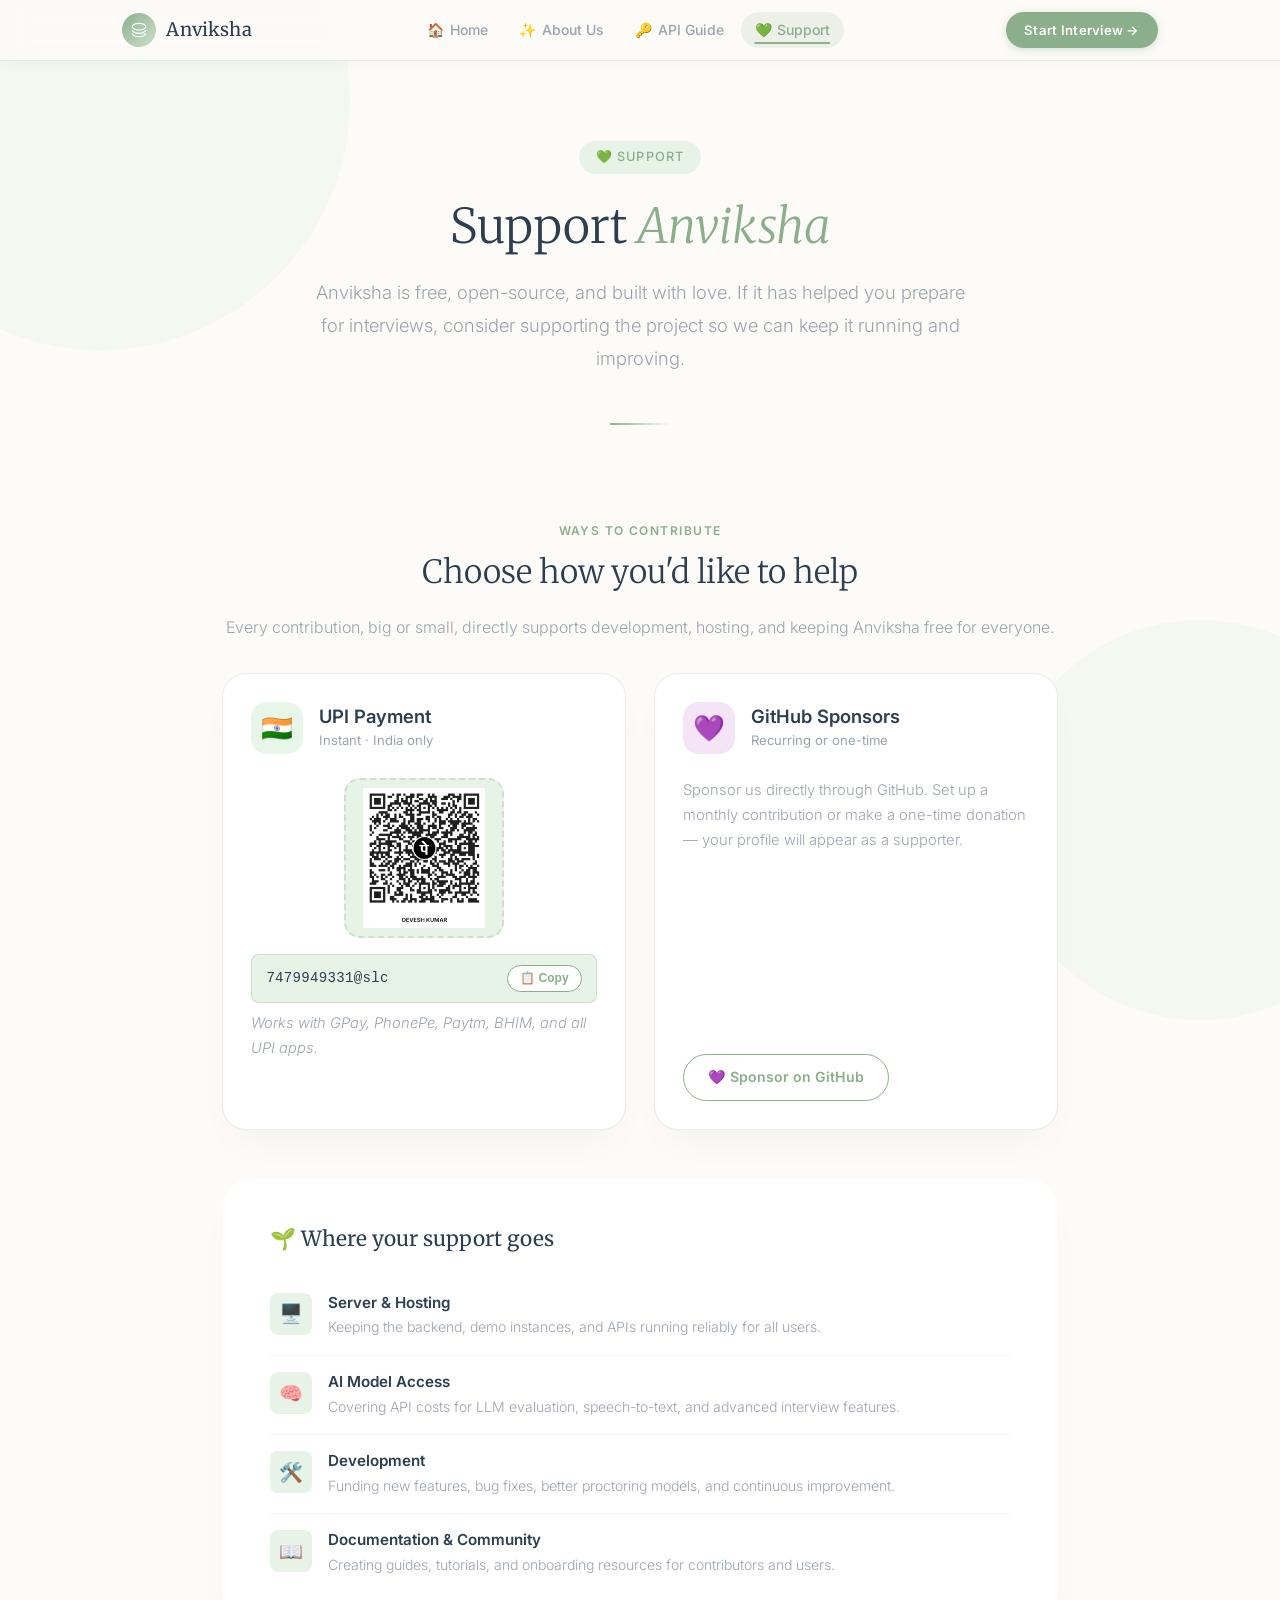
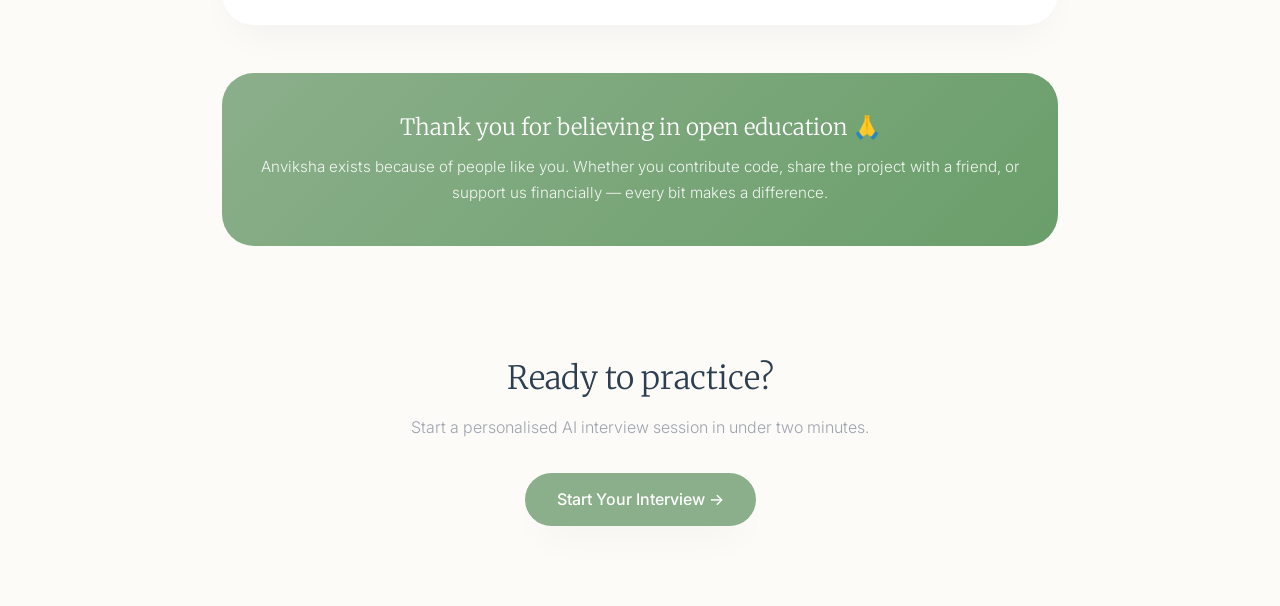
<file: frontend/donate.html>
<!DOCTYPE html>
<html lang="en">

<head>
    <meta charset="UTF-8">
    <meta name="viewport" content="width=device-width, initial-scale=1.0">
    <meta name="description"
        content="Support Anviksha – Help us keep AI-powered interview preparation free, open-source, and accessible to every candidate.">
    <title>Support Us – Anviksha AI Interview Simulator</title>
    <link rel="stylesheet" href="styles.css">

    <style>
        /* ── Page-level layout ── */
        .donate-wrapper {
            min-height: 100vh;
            background: var(--cream-bg);
            position: relative;
            overflow-x: hidden;
        }

        /* ── Hero ── */
        .hero {
            text-align: center;
            padding: 5rem 2rem 3rem;
            max-width: 720px;
            margin: 0 auto;
        }

        .hero-badge {
            display: inline-flex;
            align-items: center;
            gap: 0.5rem;
            background: var(--sage-light);
            color: var(--sage-dark);
            font-size: 0.8rem;
            font-weight: 500;
            letter-spacing: 0.08em;
            text-transform: uppercase;
            padding: 0.4rem 1.1rem;
            border-radius: var(--radius-pill);
            margin-bottom: 1.5rem;
            animation: fadeInUp 0.6s ease both;
        }

        .hero h1 {
            font-size: 3rem;
            font-weight: 300;
            line-height: 1.2;
            margin-bottom: 1.25rem;
            animation: fadeInUp 0.7s ease 0.1s both;
        }

        .hero h1 em {
            font-style: italic;
            color: var(--sage-dark);
        }

        .hero-subtitle {
            font-size: 1.15rem;
            color: var(--gray-muted);
            line-height: 1.8;
            font-weight: 300;
            animation: fadeInUp 0.7s ease 0.2s both;
            margin-bottom: 0;
        }

        /* ── Section wrapper ── */
        .section {
            max-width: 900px;
            margin: 0 auto;
            padding: 3rem 2rem;
        }

        .section-label {
            font-size: 0.75rem;
            letter-spacing: 0.12em;
            text-transform: uppercase;
            color: var(--sage-dark);
            font-weight: 600;
            margin-bottom: 0.75rem;
        }

        .section-title {
            font-family: var(--font-serif);
            font-size: 2rem;
            font-weight: 300;
            margin-bottom: 1.25rem;
            color: var(--slate-text);
        }

        .section-subtitle {
            font-size: 1rem;
            color: var(--gray-muted);
            line-height: 1.7;
            font-weight: 300;
            margin-bottom: 2rem;
        }

        /* ── Divider ── */
        .divider {
            width: 60px;
            height: 2px;
            background: linear-gradient(90deg, var(--sage-dark), transparent);
            margin: 0 auto 3rem;
            border-radius: 2px;
        }

        /* ── Donation cards grid ── */
        .donate-grid {
            display: grid;
            grid-template-columns: repeat(auto-fit, minmax(320px, 1fr));
            gap: 1.75rem;
            margin-top: 2rem;
        }

        .donate-card {
            background: var(--white);
            border: 1px solid rgba(139, 175, 139, 0.2);
            border-radius: var(--radius-lg);
            padding: 0;
            box-shadow: var(--shadow-soft);
            transition: all var(--transition-medium);
            animation: fadeInUp 0.6s ease both;
            overflow: hidden;
            display: flex;
            flex-direction: column;
        }

        .donate-card:hover {
            transform: translateY(-5px);
            box-shadow: var(--shadow-hover);
            border-color: rgba(139, 175, 139, 0.5);
        }

        .donate-card:nth-child(1) { animation-delay: 0.1s; }
        .donate-card:nth-child(2) { animation-delay: 0.2s; }
        .donate-card:nth-child(3) { animation-delay: 0.3s; }
        .donate-card:nth-child(4) { animation-delay: 0.4s; }

        /* Card header strip */
        .donate-card-header {
            display: flex;
            align-items: center;
            gap: 1rem;
            padding: 1.75rem 1.75rem 1rem;
        }

        .donate-card-icon {
            width: 52px;
            height: 52px;
            border-radius: var(--radius-md);
            display: flex;
            align-items: center;
            justify-content: center;
            font-size: 1.6rem;
            flex-shrink: 0;
        }

        .donate-card-icon.paypal  { background: #e3f2fd; }
        .donate-card-icon.upi    { background: #e8f5e9; }
        .donate-card-icon.github { background: #f3e5f5; }
        .donate-card-icon.binance { background: #fff8e1; }

        .donate-card-header h3 {
            font-family: var(--font-sans);
            font-size: 1.15rem;
            font-weight: 600;
            margin-bottom: 0.1rem;
            color: var(--slate-text);
        }

        .donate-card-header .donate-tagline {
            font-size: 0.82rem;
            color: var(--gray-muted);
            margin: 0;
            font-weight: 400;
        }

        /* Card body */
        .donate-card-body {
            padding: 0.5rem 1.75rem 1.75rem;
            flex: 1;
            display: flex;
            flex-direction: column;
        }

        .donate-card-body p {
            font-size: 0.92rem;
            color: var(--gray-muted);
            line-height: 1.7;
            font-weight: 300;
            margin-bottom: 1.25rem;
        }

        /* CTA button inside cards */
        .donate-cta {
            display: inline-flex;
            align-items: center;
            justify-content: center;
            gap: 0.5rem;
            padding: 0.7rem 1.5rem;
            border-radius: var(--radius-pill);
            background: var(--sage-dark);
            color: var(--white) !important;
            font-size: 0.88rem;
            font-weight: 600;
            text-decoration: none !important;
            border: none !important;
            border-bottom: none !important;
            transition: all var(--transition-fast);
            box-shadow: 0 2px 10px rgba(139, 175, 139, 0.3);
            cursor: pointer;
            margin-top: auto;
            align-self: flex-start;
        }

        .donate-cta:hover {
            background: #7a9e7a;
            transform: translateY(-2px);
            box-shadow: 0 6px 20px rgba(139, 175, 139, 0.4);
        }

        .donate-cta.outline {
            background: transparent;
            color: var(--sage-dark) !important;
            border: 1.5px solid var(--sage-dark) !important;
            box-shadow: none;
        }

        .donate-cta.outline:hover {
            background: var(--sage-light);
            transform: translateY(-2px);
            box-shadow: var(--shadow-soft);
        }

        /* ── UPI Section ── */
        .upi-area {
            margin-bottom: 1.25rem;
        }

        .qr-placeholder {
            width: 160px;
            height: 160px;
            background: var(--sage-light);
            border: 2px dashed var(--sage-medium);
            border-radius: var(--radius-md);
            display: flex;
            align-items: center;
            justify-content: center;
            margin: 0 auto 1rem;
            color: var(--sage-dark);
            font-size: 0.78rem;
            font-weight: 500;
            text-align: center;
            padding: 0.5rem;
            transition: all var(--transition-medium);
        }

        .qr-placeholder img {
            width: 100%;
            height: 100%;
            object-fit: contain;
            border-radius: calc(var(--radius-md) - 4px);
        }

        .upi-id-box {
            display: flex;
            align-items: center;
            gap: 0.5rem;
            background: var(--sage-light);
            border: 1px solid rgba(139, 175, 139, 0.3);
            border-radius: var(--radius-sm);
            padding: 0.6rem 0.9rem;
            margin-bottom: 0.5rem;
        }

        .upi-id-box code {
            flex: 1;
            font-family: 'SF Mono', 'Fira Code', 'Consolas', monospace;
            font-size: 0.88rem;
            color: var(--slate-text);
            font-weight: 500;
            letter-spacing: 0.02em;
        }

        .copy-btn {
            display: inline-flex;
            align-items: center;
            gap: 0.3rem;
            padding: 0.35rem 0.75rem;
            border-radius: var(--radius-pill);
            border: 1px solid var(--sage-dark);
            background: var(--white);
            color: var(--sage-dark);
            font-size: 0.75rem;
            font-weight: 600;
            cursor: pointer;
            transition: all var(--transition-fast);
            white-space: nowrap;
        }

        .copy-btn:hover {
            background: var(--sage-dark);
            color: var(--white);
        }

        .copy-btn.copied {
            background: var(--sage-dark);
            color: var(--white);
            border-color: var(--sage-dark);
        }

        .upi-note {
            font-size: 0.78rem;
            color: var(--gray-muted);
            margin: 0.5rem 0 0;
            font-style: italic;
        }

        /* ── Transparency section ── */
        .transparency-section {
            background: var(--white);
            border-radius: var(--radius-xl);
            box-shadow: var(--shadow-soft);
            padding: 3rem;
            margin: 0 2rem;
            max-width: 860px;
            margin-left: auto;
            margin-right: auto;
        }

        .transparency-section h3 {
            font-family: var(--font-serif);
            font-size: 1.3rem;
            font-weight: 400;
            margin-bottom: 1.5rem;
            color: var(--slate-text);
        }

        .usage-item {
            display: flex;
            align-items: flex-start;
            gap: 1rem;
            padding: 1rem 0;
            border-bottom: 1px solid rgba(139, 175, 139, 0.12);
        }

        .usage-item:last-child {
            border-bottom: none;
            padding-bottom: 0;
        }

        .usage-icon {
            width: 42px;
            height: 42px;
            border-radius: var(--radius-sm);
            background: var(--sage-light);
            display: flex;
            align-items: center;
            justify-content: center;
            font-size: 1.2rem;
            flex-shrink: 0;
        }

        .usage-content h4 {
            font-family: var(--font-sans);
            font-size: 0.95rem;
            font-weight: 600;
            margin-bottom: 0.25rem;
            color: var(--slate-text);
        }

        .usage-content p {
            font-size: 0.88rem;
            color: var(--gray-muted);
            margin: 0;
            line-height: 1.6;
        }

        /* ── Thank-you note ── */
        .thankyou-banner {
            background: linear-gradient(135deg, var(--sage-dark) 0%, #6a9e6a 100%);
            color: var(--white);
            border-radius: var(--radius-xl);
            padding: 2.5rem 2rem;
            margin: 0 2rem;
            max-width: 860px;
            margin-left: auto;
            margin-right: auto;
            text-align: center;
        }

        .thankyou-banner h3 {
            font-family: var(--font-serif);
            font-size: 1.4rem;
            font-weight: 300;
            margin-bottom: 0.75rem;
            color: var(--white);
        }

        .thankyou-banner p {
            font-size: 0.95rem;
            opacity: 0.9;
            line-height: 1.7;
            margin: 0;
            font-weight: 300;
        }

        /* ── CTA footer strip ── */
        .cta-strip {
            text-align: center;
            padding: 4rem 2rem 5rem;
        }

        .cta-strip h2 {
            font-family: var(--font-serif);
            font-size: 2rem;
            font-weight: 300;
            margin-bottom: 1rem;
        }

        .cta-strip p {
            color: var(--gray-muted);
            margin-bottom: 2rem;
            font-size: 1rem;
        }

        .cta-buttons {
            display: flex;
            gap: 1rem;
            justify-content: center;
            flex-wrap: wrap;
        }

        /* ── Responsive ── */
        @media (max-width: 768px) {
            .hero h1 {
                font-size: 2rem;
            }

            .donate-grid {
                grid-template-columns: 1fr;
            }

            .transparency-section {
                padding: 2rem 1.5rem;
                margin: 0 1rem;
            }

            .thankyou-banner {
                margin: 0 1rem;
                padding: 2rem 1.5rem;
            }

            .section {
                padding: 2.5rem 1.25rem;
            }
        }

        @media (max-width: 480px) {
            .donate-card-header {
                padding: 1.25rem 1.25rem 0.75rem;
            }

            .donate-card-body {
                padding: 0.5rem 1.25rem 1.25rem;
            }

            .upi-id-box {
                flex-direction: column;
                align-items: stretch;
                gap: 0.5rem;
            }

            .copy-btn {
                align-self: flex-start;
            }
        }
    </style>
    <link rel="icon" type="image/svg+xml" href="./icons/favicon.svg">
</head>

<body>
    <!-- Shared site header (nav) -->
    <script src="./header.js"></script>
    <div class="donate-wrapper">

        <!-- Background Decorations -->
        <div class="bg-blob bg-blob-1"></div>
        <div class="bg-blob bg-blob-2"></div>

        <!-- ── Hero ── -->
        <header class="hero">
            <div class="hero-badge">💚 Support</div>
            <h1>Support <em>Anviksha</em></h1>
            <p class="hero-subtitle">
                Anviksha is free, open-source, and built with love. If it has helped you prepare
                for interviews, consider supporting the project so we can keep it running and improving.
            </p>
        </header>

        <div class="divider"></div>

        <!-- ── Donation Options ── -->
        <section class="section" id="donateOptions" aria-labelledby="donateTitle">
            <p class="section-label" style="text-align: center;">Ways to Contribute</p>
            <h2 class="section-title" id="donateTitle" style="text-align: center;">Choose how you'd like to help</h2>
            <p class="section-subtitle" style="text-align: center;">
                Every contribution, big or small, directly supports development, hosting, and keeping Anviksha free for everyone.
            </p>

            <div class="donate-grid">


                <!-- Card 2 — UPI (India) -->
                <div class="donate-card" id="upiCard">
                    <div class="donate-card-header">
                        <div class="donate-card-icon upi">🇮🇳</div>
                        <div>
                            <h3>UPI Payment</h3>
                            <p class="donate-tagline">Instant · India only</p>
                        </div>
                    </div>
                    <div class="donate-card-body">
                        <div class="upi-area">
                            <div class="qr-placeholder" id="upiQrArea">
                                <img src="./icons/paymentqr.png" alt="UPI QR Code – Scan to pay via any UPI app">
                            </div>
                            <div class="upi-id-box">
                                <code id="upiIdText">7479949331@slc</code>
                                <button class="copy-btn" id="copyUpiBtn" onclick="copyUPI()">
                                    📋 Copy
                                </button>
                            </div>
                            <p class="upi-note">Works with GPay, PhonePe, Paytm, BHIM, and all UPI apps.</p>
                        </div>
                    </div>
                </div>

                <!-- Card 3 — GitHub Sponsors -->
                <div class="donate-card" id="githubCard">
                    <div class="donate-card-header">
                        <div class="donate-card-icon github">💜</div>
                        <div>
                            <h3>GitHub Sponsors</h3>
                            <p class="donate-tagline">Recurring or one-time</p>
                        </div>
                    </div>
                    <div class="donate-card-body">
                        <p>
                            Sponsor us directly through GitHub. Set up a monthly contribution or make a
                            one-time donation — your profile will appear as a supporter.
                        </p>
                        <a href="https://github.com/sponsors/hackerstoreofficial"
                           target="_blank" rel="noopener noreferrer"
                           class="donate-cta outline" id="githubSponsorBtn">
                            💜 Sponsor on GitHub
                        </a>
                    </div>
                </div>

                <!-- Card 4 — Binance (commented out for now)
                <div class="donate-card" id="binanceCard">
                    <div class="donate-card-header">
                        <div class="donate-card-icon binance">🪙</div>
                        <div>
                            <h3>Binance (Crypto)</h3>
                            <p class="donate-tagline">Crypto donations</p>
                        </div>
                    </div>
                    <div class="donate-card-body">
                        <p>
                            Prefer crypto? Send your contribution via Binance Pay — supports BTC, ETH,
                            USDT, BNB, and more. Fast, low fees, and borderless.
                        </p>
                        <a href="https://app.binance.com/en/my/wallet/account/payment/send?tn=hackerstoreofficial"
                           target="_blank" rel="noopener noreferrer"
                           class="donate-cta" id="binanceBtn"
                           style="background: #f0b90b; color: #1e2329 !important; box-shadow: 0 2px 10px rgba(240,185,11,0.3);">
                            🪙 Donate via Binance →
                        </a>
                    </div>
                </div>
                -->

            </div>
        </section>

        <!-- ── Where your money goes ── -->
        <section class="section" style="padding-top: 0;">
            <div class="transparency-section">
                <h3>🌱 Where your support goes</h3>

                <div class="usage-item">
                    <div class="usage-icon">🖥️</div>
                    <div class="usage-content">
                        <h4>Server & Hosting</h4>
                        <p>Keeping the backend, demo instances, and APIs running reliably for all users.</p>
                    </div>
                </div>

                <div class="usage-item">
                    <div class="usage-icon">🧠</div>
                    <div class="usage-content">
                        <h4>AI Model Access</h4>
                        <p>Covering API costs for LLM evaluation, speech-to-text, and advanced interview features.</p>
                    </div>
                </div>

                <div class="usage-item">
                    <div class="usage-icon">🛠️</div>
                    <div class="usage-content">
                        <h4>Development</h4>
                        <p>Funding new features, bug fixes, better proctoring models, and continuous improvement.</p>
                    </div>
                </div>

                <div class="usage-item">
                    <div class="usage-icon">📖</div>
                    <div class="usage-content">
                        <h4>Documentation & Community</h4>
                        <p>Creating guides, tutorials, and onboarding resources for contributors and users.</p>
                    </div>
                </div>
            </div>
        </section>

        <!-- ── Thank-you banner ── -->
        <section class="section" style="padding-top: 0;">
            <div class="thankyou-banner">
                <h3>Thank you for believing in open education 🙏</h3>
                <p>
                    Anviksha exists because of people like you. Whether you contribute code, share the project
                    with a friend, or support us financially — every bit makes a difference.
                </p>
            </div>
        </section>

        <!-- ── CTA ── -->
        <div class="cta-strip">
            <h2>Ready to practice?</h2>
            <p>Start a personalised AI interview session in under two minutes.</p>
            <div class="cta-buttons">
                <a href="./guidelines.html" class="btn btn-primary" id="startInterviewBtn">
                    Start Your Interview →
                </a>
            </div>
        </div>

    </div><!-- end .donate-wrapper -->

    <script>
        /**
         * Copy the UPI ID to clipboard and show visual feedback.
         */
        function copyUPI() {
            const upiText = document.getElementById('upiIdText').textContent;
            const btn = document.getElementById('copyUpiBtn');

            navigator.clipboard.writeText(upiText).then(() => {
                btn.innerHTML = '✓ Copied!';
                btn.classList.add('copied');

                setTimeout(() => {
                    btn.innerHTML = '📋 Copy';
                    btn.classList.remove('copied');
                }, 2000);
            }).catch(() => {
                /* Fallback for older browsers */
                const textarea = document.createElement('textarea');
                textarea.value = upiText;
                textarea.style.position = 'fixed';
                textarea.style.opacity = '0';
                document.body.appendChild(textarea);
                textarea.select();
                document.execCommand('copy');
                document.body.removeChild(textarea);

                btn.innerHTML = '✓ Copied!';
                btn.classList.add('copied');
                setTimeout(() => {
                    btn.innerHTML = '📋 Copy';
                    btn.classList.remove('copied');
                }, 2000);
            });
        }
    </script>
</body>

</html>
</file>
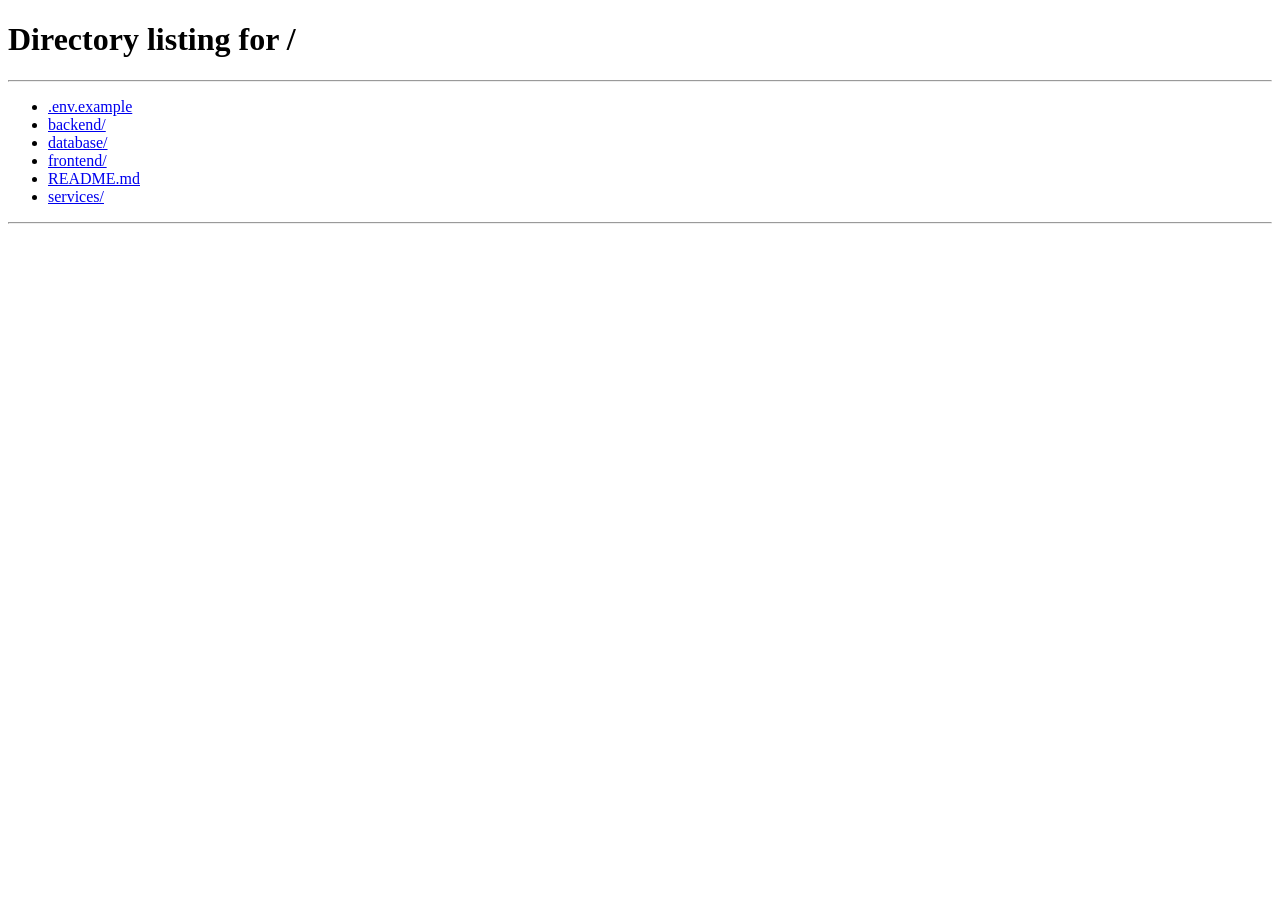
<file: frontend/evaluation.html>
<!DOCTYPE html>
<html lang="en">

<head>
    <meta charset="UTF-8">
    <meta name="viewport" content="width=device-width, initial-scale=1.0">
    <meta name="description" content="Anviksha AI Interview - Evaluation & Feedback">
    <title>Evaluation & Feedback | Anviksha AI Interview</title>
    <link rel="stylesheet" href="styles.css">
    <link rel="icon" type="image/svg+xml" href="./icons/favicon.svg">
</head>

<body>
    <!-- Shared site header (nav) -->
    <script src="./header.js"></script>
    <div class="page-wrapper">
        <!-- Background Decorations -->
        <div class="bg-blob bg-blob-1"></div>
        <div class="bg-blob bg-blob-2"></div>

        <!-- Progress Indicators -->
        <div class="progress-dots">
            <div class="progress-dot"></div>
            <div class="progress-dot"></div>
            <div class="progress-dot"></div>
            <div class="progress-dot"></div>
            <div class="progress-dot active"></div>
        </div>

        <!-- Main Content -->
        <div class="content-card">
            <div style="max-width: 1000px; margin: 0 auto;">
                <h1 class="text-center mb-sm" id="pageHeading">Interview Complete! 🎉</h1>
                <p class="text-center text-muted mb-xl" id="pageSubheading">
                    <em>Here's your comprehensive performance analysis</em>
                </p>

                <!-- Overall Score -->
                <div class="score-card mb-xl">
                    <div class="score-circle">
                        <svg width="200" height="200" viewBox="0 0 200 200">
                            <circle cx="100" cy="100" r="90" fill="none" stroke="var(--sage-light)" stroke-width="12" />
                            <circle id="scoreCircle" cx="100" cy="100" r="90" fill="none" stroke="var(--sage-dark)"
                                stroke-width="12" stroke-dasharray="565.48" stroke-dashoffset="565.48"
                                transform="rotate(-90 100 100)" stroke-linecap="round" />
                        </svg>
                        <div class="score-text">
                            <div class="score-number" id="overallScore">0</div>
                            <div class="score-label">Overall Score</div>
                        </div>
                    </div>
                </div>

                <!-- Detailed Scores -->
                <div class="scores-grid mb-xl">
                    <div class="score-item">
                        <h3>Technical Accuracy</h3>
                        <div class="score-bar">
                            <div class="score-bar-fill" id="technicalBar" style="width: 0%"></div>
                        </div>
                        <p class="score-value" id="technicalScore">0/100</p>
                    </div>

                    <div class="score-item">
                        <h3>Clarity & Communication</h3>
                        <div class="score-bar">
                            <div class="score-bar-fill" id="clarityBar" style="width: 0%"></div>
                        </div>
                        <p class="score-value" id="clarityScore">0/100</p>
                    </div>

                    <div class="score-item">
                        <h3>Relevance & Depth</h3>
                        <div class="score-bar">
                            <div class="score-bar-fill" id="relevanceBar" style="width: 0%"></div>
                        </div>
                        <p class="score-value" id="relevanceScore">0/100</p>
                    </div>
                </div>

                <!-- Interview Stats -->
                <div class="stats-section mb-xl">
                    <h2 class="mb-md">Interview Statistics</h2>
                    <div class="stats-grid">
                        <div class="stat-card">
                            <div class="stat-icon">⏱️</div>
                            <div class="stat-value" id="timeSpent">--</div>
                            <div class="stat-label">Time Spent</div>
                        </div>

                        <div class="stat-card">
                            <div class="stat-icon">💬</div>
                            <div class="stat-value" id="questionsAnswered">--</div>
                            <div class="stat-label">Questions Answered</div>
                        </div>

                        <div class="stat-card">
                            <div class="stat-icon">👁️</div>
                            <div class="stat-value" id="gazeViolations">--</div>
                            <div class="stat-label">Gaze Violations</div>
                        </div>

                        <div class="stat-card">
                            <div class="stat-icon">🔄</div>
                            <div class="stat-value" id="tabSwitches">--</div>
                            <div class="stat-label">Tab Switches</div>
                        </div>
                        <div class="stat-card" id="terminationCard" style="grid-column: 1 / -1; background: var(--sage-dark); color: white;">
                            <div class="stat-icon">ℹ️</div>
                            <div class="stat-value" id="terminationReason" style="color: white; font-size: 1.1rem;">--</div>
                            <div class="stat-label" style="color: rgba(255,255,255,0.8);">Interview Status</div>
                        </div>
                    </div>
                </div>

                <!-- Detailed Feedback -->
                <div class="feedback-section mb-xl">
                    <h2 class="mb-md">AI Feedback</h2>

                    <!-- Strengths -->
                    <div class="feedback-box strengths-box mb-md">
                        <h3 class="mb-sm">✨ Strengths</h3>
                        <ul id="strengthsList">
                            <li>Analyzing your responses...</li>
                        </ul>
                    </div>

                    <!-- Areas for Improvement -->
                    <div class="feedback-box improvements-box mb-md">
                        <h3 class="mb-sm">📈 Areas for Improvement</h3>
                        <ul id="improvementsList">
                            <li>Analyzing your responses...</li>
                        </ul>
                    </div>

                    <!-- Detailed Comments -->
                    <div class="feedback-box comments-box">
                        <h3 class="mb-sm">💡 Detailed Analysis</h3>
                        <p id="detailedComments">
                            Our AI is analyzing your interview performance. This comprehensive feedback
                            will help you understand your strengths and identify areas for growth...
                        </p>
                    </div>
                </div>

                <!-- Action Buttons -->
                <div class="flex-center" style="gap: var(--spacing-md);">
                    <button class="btn btn-secondary" id="downloadReportBtn">
                        📄 Download Report
                    </button>
                    <button class="btn btn-primary" id="backHomeBtn">
                        🏠 Back to Home
                    </button>
                </div>
            </div>
        </div>
    </div>

    <!-- Load API Helper -->
    <script src="api.js"></script>

    <script>
        // Animate scores
        function animateScore(elementId, targetValue, duration = 2000) {
            const element = document.getElementById(elementId);
            const start = 0;
            const startTime = performance.now();

            function update(currentTime) {
                const elapsed = currentTime - startTime;
                const progress = Math.min(elapsed / duration, 1);
                const current = Math.floor(start + (targetValue - start) * progress);

                element.textContent = current;

                if (progress < 1) {
                    requestAnimationFrame(update);
                }
            }

            requestAnimationFrame(update);
        }

        function animateCircle(targetScore) {
            const circle = document.getElementById('scoreCircle');
            const circumference = 565.48;
            const offset = circumference - (targetScore / 100) * circumference;

            setTimeout(() => {
                circle.style.transition = 'stroke-dashoffset 2s ease';
                circle.style.strokeDashoffset = offset;
            }, 300);
        }

        function animateBar(barId, scoreId, targetValue) {
            const bar = document.getElementById(barId);
            const scoreElement = document.getElementById(scoreId);

            setTimeout(() => {
                bar.style.transition = 'width 1.5s ease';
                bar.style.width = targetValue + '%';
            }, 500);

            scoreElement.textContent = `${targetValue}/100`;
        }

        // Load and display evaluation
        window.addEventListener('load', async () => {
            try {
                // Get session ID
                const sessionId = sessionStorage.getItem('session_id');

                if (!sessionId) {
                    alert('No interview session found. Redirecting...');
                    window.location.href = '/';
                    return;
                }

                // Show loading state
                document.getElementById('detailedComments').textContent =
                    'Generating AI-powered evaluation... This may take 30-60 seconds.';

                // Generate evaluation (this takes time)
                console.log('Generating evaluation for session:', sessionId);
                await api.generateEvaluation(sessionId);

                // Fetch evaluation results
                const evaluation = await api.getEvaluation(sessionId);

                console.log('Evaluation received:', evaluation);

                // Overall score
                animateScore('overallScore', evaluation.overall_score || 0);
                animateCircle(evaluation.overall_score || 0);

                // Detailed scores
                animateBar('technicalBar', 'technicalScore', evaluation.technical_score || 0);
                animateBar('clarityBar', 'clarityScore', evaluation.clarity_score || 0);
                animateBar('relevanceBar', 'relevanceScore', evaluation.relevance_score || 0);

                // Interview stats — prefer backend data, fall back to sessionStorage
                const interviewResults = JSON.parse(sessionStorage.getItem('interviewResults') || '{}');

                // Time spent: use backend-calculated time, fall back to sessionStorage, never default to 1800
                const timeSpent = evaluation.time_spent_seconds || interviewResults.timeSpent || 0;
                const minutes = Math.floor(timeSpent / 60);
                const seconds = timeSpent % 60;
                document.getElementById('timeSpent').textContent = `${minutes}m ${seconds}s`;

                // Questions answered: use backend count (actual answers in DB), fall back to sessionStorage
                const questionsAnswered = evaluation.questions_answered ?? interviewResults.answers?.length ?? 0;
                document.getElementById('questionsAnswered').textContent = questionsAnswered;

                // Gaze violations: use backend DB count, fall back to sessionStorage
                const gazeViolationsCount = evaluation.gaze_violations ?? interviewResults.gazeViolations ?? 0;
                const tabSwitchesCount = evaluation.tab_switches ?? interviewResults.tabSwitches ?? 0;

                document.getElementById('gazeViolations').textContent = gazeViolationsCount;
                document.getElementById('tabSwitches').textContent = tabSwitchesCount;

                // Termination Reason — use backend termination_reason or sessionStorage reason
                const reason = evaluation.termination_reason || sessionStorage.getItem('terminationReason');
                let terminationText = "Completed normally";
                if (reason === 'excessive_gaze_violations' || reason === 'gaze_violation') {
                    terminationText = `⚠️ Terminated — Gaze violation limit exceeded (${gazeViolationsCount}/5 violations detected)`;
                } else if (reason === 'excessive_tab_switches' || reason === 'tab_switch') {
                    terminationText = `⚠️ Terminated — Tab switch limit exceeded (${tabSwitchesCount}/2 switches detected)`;
                } else if (reason === 'time_limit') {
                    terminationText = `⏰ Terminated — Time limit reached`;
                } else if (reason === 'user_ended') {
                    terminationText = `Interview ended early by candidate`;
                }
                document.getElementById('terminationReason').textContent = terminationText;

                // Color the termination card red if terminated due to violations
                const terminationCard = document.getElementById('terminationCard');
                if (reason && reason !== 'completed' && reason !== null) {
                    terminationCard.style.background = '#dc2626';
                    // Update page heading to reflect termination
                    document.getElementById('pageHeading').textContent = 'Interview Terminated ⚠️';
                    document.getElementById('pageSubheading').innerHTML = '<em>Your interview was ended early due to a violation</em>';
                }

                // Strengths
                const strengthsList = document.getElementById('strengthsList');
                strengthsList.innerHTML = '';
                if (evaluation.strengths && evaluation.strengths.length > 0) {
                    evaluation.strengths.forEach(strength => {
                        const li = document.createElement('li');
                        li.textContent = strength;
                        strengthsList.appendChild(li);
                    });
                } else {
                    strengthsList.innerHTML = '<li>No specific strengths identified</li>';
                }

                // Improvements
                const improvementsList = document.getElementById('improvementsList');
                improvementsList.innerHTML = '';
                if (evaluation.improvements && evaluation.improvements.length > 0) {
                    evaluation.improvements.forEach(improvement => {
                        const li = document.createElement('li');
                        li.textContent = improvement;
                        improvementsList.appendChild(li);
                    });
                } else {
                    improvementsList.innerHTML = '<li>No specific improvements suggested</li>';
                }

                // Detailed feedback
                document.getElementById('detailedComments').textContent =
                    evaluation.detailed_analysis || 'No detailed analysis available.';

            } catch (error) {
                console.error('Evaluation error:', error);

                // Show error message without fallback
                document.getElementById('detailedComments').innerHTML = `
                    <div style="color: #dc2626; padding: 1rem; background: #fee2e2; border-radius: 8px;">
                        <strong>⚠️ Error loading evaluation:</strong><br>
                        ${error.message}<br><br>
                        <em>Please ensure your API key is valid and try refreshing the page.</em>
                    </div>
                `;

                // Show error in scores
                document.getElementById('overallScore').textContent = '--';
                document.getElementById('technicalScore').textContent = '--/100';
                document.getElementById('clarityScore').textContent = '--/100';
                document.getElementById('relevanceScore').textContent = '--/100';

                document.getElementById('strengthsList').innerHTML = '<li>Unable to load evaluation data</li>';
                document.getElementById('improvementsList').innerHTML = '<li>Unable to load evaluation data</li>';
            }
        });

        // Download report
        document.getElementById('downloadReportBtn').addEventListener('click', () => {
            const candidateProfile = JSON.parse(sessionStorage.getItem('candidateProfile') || '{}');
            const overallScore = document.getElementById('overallScore').textContent;
            const technicalScore = document.getElementById('technicalScore').textContent;
            const clarityScore = document.getElementById('clarityScore').textContent;
            const relevanceScore = document.getElementById('relevanceScore').textContent;

            const reportContent = `
ANVIKSHA AI INTERVIEW SIMULATOR - EVALUATION REPORT
================================================

Candidate: ${candidateProfile.name || 'N/A'}
Position: ${candidateProfile.target_position || 'N/A'}
Date: ${new Date().toLocaleDateString()}

OVERALL SCORE: ${overallScore}/100

DETAILED SCORES:
- Technical Accuracy: ${technicalScore}
- Clarity & Communication: ${clarityScore}
- Relevance & Depth: ${relevanceScore}

INTERVIEW STATISTICS:
- Interview Status: ${document.getElementById('terminationReason').textContent}
- Time Spent: ${document.getElementById('timeSpent').textContent}
- Questions Answered: ${document.getElementById('questionsAnswered').textContent}
- Gaze Violations: ${document.getElementById('gazeViolations').textContent}
- Tab Switches: ${document.getElementById('tabSwitches').textContent}

STRENGTHS:
${Array.from(document.getElementById('strengthsList').children).map((li, i) => `${i + 1}. ${li.textContent}`).join('\n')}

AREAS FOR IMPROVEMENT:
${Array.from(document.getElementById('improvementsList').children).map((li, i) => `${i + 1}. ${li.textContent}`).join('\n')}

DETAILED ANALYSIS:
${document.getElementById('detailedComments').textContent}

---
Generated by Anviksha AI Interview Simulator
            `.trim();

            const blob = new Blob([reportContent], { type: 'text/plain' });
            const url = URL.createObjectURL(blob);
            const a = document.createElement('a');
            a.href = url;
            a.download = `Anviksha_Interview_Report_${Date.now()}.txt`;
            a.click();
            URL.revokeObjectURL(url);
        });

        // Back to home
        document.getElementById('backHomeBtn').addEventListener('click', () => {
            sessionStorage.clear();
            window.location.href = '/';
        });
    </script>

    <style>
        .score-card {
            display: flex;
            justify-content: center;
            align-items: center;
        }

        .score-circle {
            position: relative;
            width: 200px;
            height: 200px;
        }

        .score-text {
            position: absolute;
            top: 50%;
            left: 50%;
            transform: translate(-50%, -50%);
            text-align: center;
        }

        .score-number {
            font-size: 3rem;
            font-weight: 700;
            color: var(--sage-dark);
            font-family: var(--font-sans);
        }

        .score-label {
            font-size: 0.9rem;
            color: var(--gray-muted);
            margin-top: -0.5rem;
        }

        .scores-grid {
            display: grid;
            grid-template-columns: repeat(auto-fit, minmax(250px, 1fr));
            gap: var(--spacing-lg);
        }

        .score-item h3 {
            font-size: 1rem;
            margin-bottom: var(--spacing-sm);
        }

        .score-bar {
            width: 100%;
            height: 12px;
            background: var(--sage-light);
            border-radius: var(--radius-pill);
            overflow: hidden;
            margin-bottom: var(--spacing-xs);
        }

        .score-bar-fill {
            height: 100%;
            background: linear-gradient(90deg, var(--sage-dark), var(--sage-medium));
            border-radius: var(--radius-pill);
            transition: width 1.5s ease;
        }

        .score-value {
            font-weight: 600;
            color: var(--slate-text);
        }

        .stats-grid {
            display: grid;
            grid-template-columns: repeat(auto-fit, minmax(150px, 1fr));
            gap: var(--spacing-md);
        }

        .stat-card {
            background: var(--sage-light);
            padding: var(--spacing-md);
            border-radius: var(--radius-lg);
            text-align: center;
        }

        .stat-icon {
            font-size: 2rem;
            margin-bottom: var(--spacing-xs);
        }

        .stat-value {
            font-size: 1.5rem;
            font-weight: 700;
            color: var(--slate-text);
            margin-bottom: 0.25rem;
        }

        .stat-label {
            font-size: 0.875rem;
            color: var(--gray-muted);
        }

        .feedback-box {
            background: var(--white);
            border-left: 4px solid var(--sage-dark);
            padding: var(--spacing-lg);
            border-radius: var(--radius-md);
        }

        .strengths-box {
            border-left-color: var(--sage-dark);
            background: var(--sage-light);
        }

        .improvements-box {
            border-left-color: #f59e0b;
            background: #fef3c7;
        }

        .comments-box {
            border-left-color: var(--slate-text);
            background: var(--sage-light);
        }

        .feedback-box ul {
            list-style: none;
            padding: 0;
        }

        .feedback-box li {
            padding: var(--spacing-xs) 0;
            padding-left: var(--spacing-md);
            position: relative;
            line-height: 1.6;
        }

        .feedback-box li::before {
            content: "•";
            position: absolute;
            left: 0;
            font-weight: bold;
        }

        .strengths-box li::before {
            color: var(--sage-dark);
        }

        .improvements-box li::before {
            color: #f59e0b;
        }
    </style>
</body>

</html>
</file>
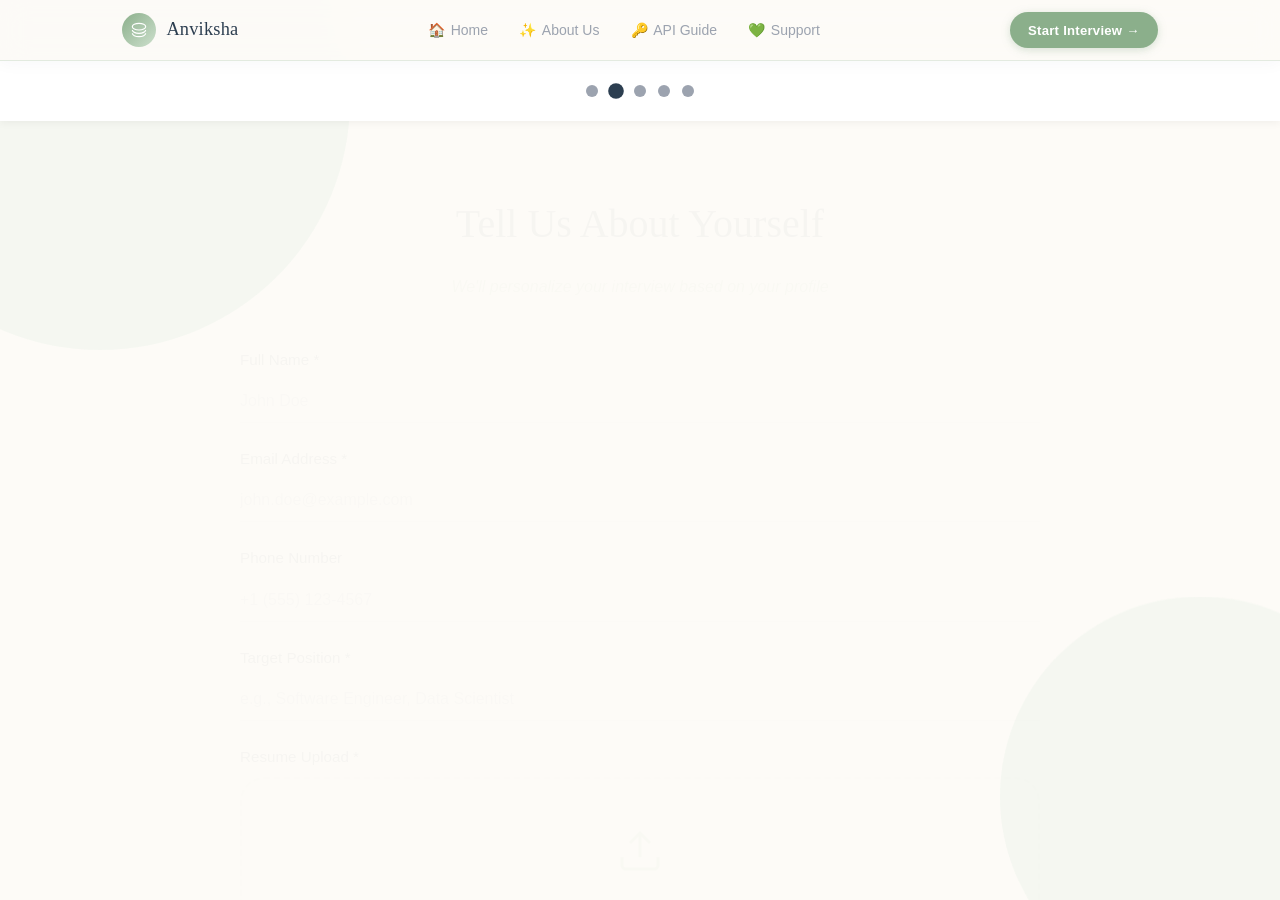
<file: frontend/interview.html>
<!DOCTYPE html>
<html lang="en">

<head>
    <meta charset="UTF-8">
    <meta name="viewport" content="width=device-width, initial-scale=1.0">
    <meta name="description" content="Anviksha AI Interview - Live Interview">
    <title>Live Interview | Anviksha AI Interview</title>
    <link rel="stylesheet" href="styles.css">
    <link rel="icon" type="image/svg+xml" href="./icons/favicon.svg">
</head>

<body>
    <!-- Shared site header (nav) -->
    <script src="./header.js"></script>
    <div class="page-wrapper interview-page">
        <!-- Progress Indicators -->
        <div class="progress-dots">
            <div class="progress-dot"></div>
            <div class="progress-dot"></div>
            <div class="progress-dot"></div>
            <div class="progress-dot active"></div>
            <div class="progress-dot"></div>
        </div>

        <!-- Main Interview Interface -->
        <div class="content-card" style="padding: var(--spacing-md);">
            <!-- Header with Timer and Controls -->
            <div class="interview-header mb-lg">
                <div class="timer-section">
                    <div class="timer-icon">⏱️</div>
                    <div class="timer-display">
                        <span id="timerMinutes">30</span>:<span id="timerSeconds">00</span>
                    </div>
                </div>

                <div class="violation-tracker">
                    <div class="violation-item">
                        <span>👁️ Gaze: </span>
                        <span id="gazeCount">0</span>/5
                    </div>
                    <div class="violation-item">
                        <span>🔄 Tabs: </span>
                        <span id="tabCount">0</span>/2
                    </div>
                </div>

                <button class="btn btn-danger btn-sm" id="endInterviewBtn">
                    End Interview
                </button>
            </div>

            <!-- Side-by-side Layout: Camera and Question Panel -->
            <div class="interview-grid">
                <!-- Left: Video Feed (Proctoring) -->
                <div class="video-section">
                    <video id="videoFeed" autoplay muted></video>
                    <div class="video-overlay">
                        <div class="proctoring-status" id="proctoringStatus">
                            <span class="status-indicator active"></span>
                            Proctoring Active
                        </div>
                    </div>
                </div>

                <!-- Right: Question and Answer Panel -->
                <div class="question-answer-panel">
                    <!-- Question Display -->
                    <div class="question-section mb-lg">
                        <div class="question-header mb-sm">
                            <h3>Question <span id="questionNumber">1</span></h3>
                            <button class="btn-icon" id="speakQuestionBtn" title="Speak question aloud">
                                🔊
                            </button>
                        </div>
                        <div class="question-text" id="questionText">
                            <p class="breathe-animation">Preparing your first question...</p>
                        </div>
                    </div>

                    <!-- Answer Section -->
                    <div class="answer-section">
                        <div class="answer-controls mb-sm">
                            <button class="btn btn-primary" id="recordBtn">
                                🎤 Start Recording
                            </button>
                            <button class="btn btn-secondary hidden" id="stopRecordBtn">
                                ⏹️ Stop Recording
                            </button>
                            <span class="recording-indicator hidden" id="recordingIndicator">
                                <span class="pulse-dot"></span> Recording...
                            </span>
                        </div>

                        <!-- Live Transcript -->
                        <div class="transcript-box">
                            <p class="text-muted" id="transcriptPlaceholder">Your answer will appear here as you
                                speak...</p>
                            <p id="liveTranscript" class="hidden"></p>
                        </div>

                        <!-- Submit Answer -->
                        <div class="flex-center mt-md">
                            <button class="btn btn-primary" id="submitAnswerBtn" disabled>
                                Submit Answer & Continue →
                            </button>
                        </div>
                    </div>
                </div>
            </div>
        </div>
    </div>

    <!-- Load API Helper and Interview Backend Integration -->
    <script src="api.js"></script>
    <script src="interview_backend.js"></script>
    <script src="whisper_stt.js"></script>

    <style>
        .interview-page {
            padding: var(--spacing-md);
        }

        .interview-header {
            display: flex;
            justify-content: space-between;
            align-items: center;
            padding-bottom: var(--spacing-md);
            border-bottom: 1px solid var(--sage-medium);
        }

        .timer-section {
            display: flex;
            align-items: center;
            gap: var(--spacing-sm);
        }

        .timer-icon {
            font-size: 1.5rem;
        }

        .timer-display {
            font-family: var(--font-sans);
            font-size: 1.5rem;
            font-weight: 600;
            color: var(--slate-text);
        }

        .violation-tracker {
            display: flex;
            gap: var(--spacing-md);
            font-size: 0.95rem;
        }

        .violation-item {
            padding: 0.5rem 1rem;
            background: var(--sage-light);
            border-radius: var(--radius-pill);
        }

        /* Side-by-side grid layout */
        .interview-grid {
            display: grid;
            grid-template-columns: 400px 1fr;
            gap: var(--spacing-lg);
            margin-bottom: var(--spacing-lg);
        }

        @media (max-width: 1024px) {
            .interview-grid {
                grid-template-columns: 1fr;
            }
        }

        .video-section {
            position: relative;
            border-radius: var(--radius-lg);
            overflow: hidden;
            background: var(--slate-text);
            height: fit-content;
            position: sticky;
            top: var(--spacing-md);
        }

        #videoFeed {
            width: 100%;
            height: 300px;
            object-fit: cover;
        }

        .question-answer-panel {
            display: flex;
            flex-direction: column;
            gap: var(--spacing-lg);
        }

        .video-overlay {
            position: absolute;
            top: 0;
            left: 0;
            right: 0;
            padding: var(--spacing-sm);
        }

        .proctoring-status {
            display: inline-flex;
            align-items: center;
            gap: 0.5rem;
            background: rgba(0, 0, 0, 0.7);
            color: white;
            padding: 0.5rem 1rem;
            border-radius: var(--radius-pill);
            font-size: 0.875rem;
        }

        .status-indicator {
            width: 8px;
            height: 8px;
            border-radius: 50%;
            background: var(--soft-red);
        }

        .status-indicator.active {
            background: #4ade80;
            animation: pulse 2s ease-in-out infinite;
        }

        @keyframes pulse {

            0%,
            100% {
                opacity: 1;
            }

            50% {
                opacity: 0.5;
            }
        }

        .question-section {
            background: var(--sage-light);
            padding: var(--spacing-lg);
            border-radius: var(--radius-lg);
        }

        .question-header {
            display: flex;
            justify-content: space-between;
            align-items: center;
        }

        .btn-icon {
            background: var(--white);
            border: none;
            width: 40px;
            height: 40px;
            border-radius: 50%;
            cursor: pointer;
            font-size: 1.2rem;
            transition: all var(--transition-fast);
        }

        .btn-icon:hover {
            transform: scale(1.1);
            box-shadow: var(--shadow-soft);
        }

        .question-text {
            font-size: 1.1rem;
            line-height: 1.6;
        }

        .answer-controls {
            display: flex;
            align-items: center;
            gap: var(--spacing-md);
        }

        .recording-indicator {
            display: flex;
            align-items: center;
            gap: 0.5rem;
            color: var(--soft-red);
            font-weight: 500;
        }

        .pulse-dot {
            width: 10px;
            height: 10px;
            border-radius: 50%;
            background: var(--soft-red);
            animation: pulse 1.5s ease-in-out infinite;
        }

        .transcript-box {
            background: var(--white);
            border: 1px solid var(--sage-medium);
            border-radius: var(--radius-md);
            padding: var(--spacing-md);
            min-height: 120px;
            font-size: 1rem;
            line-height: 1.6;
        }
    </style>
</body>

</html>
</file>
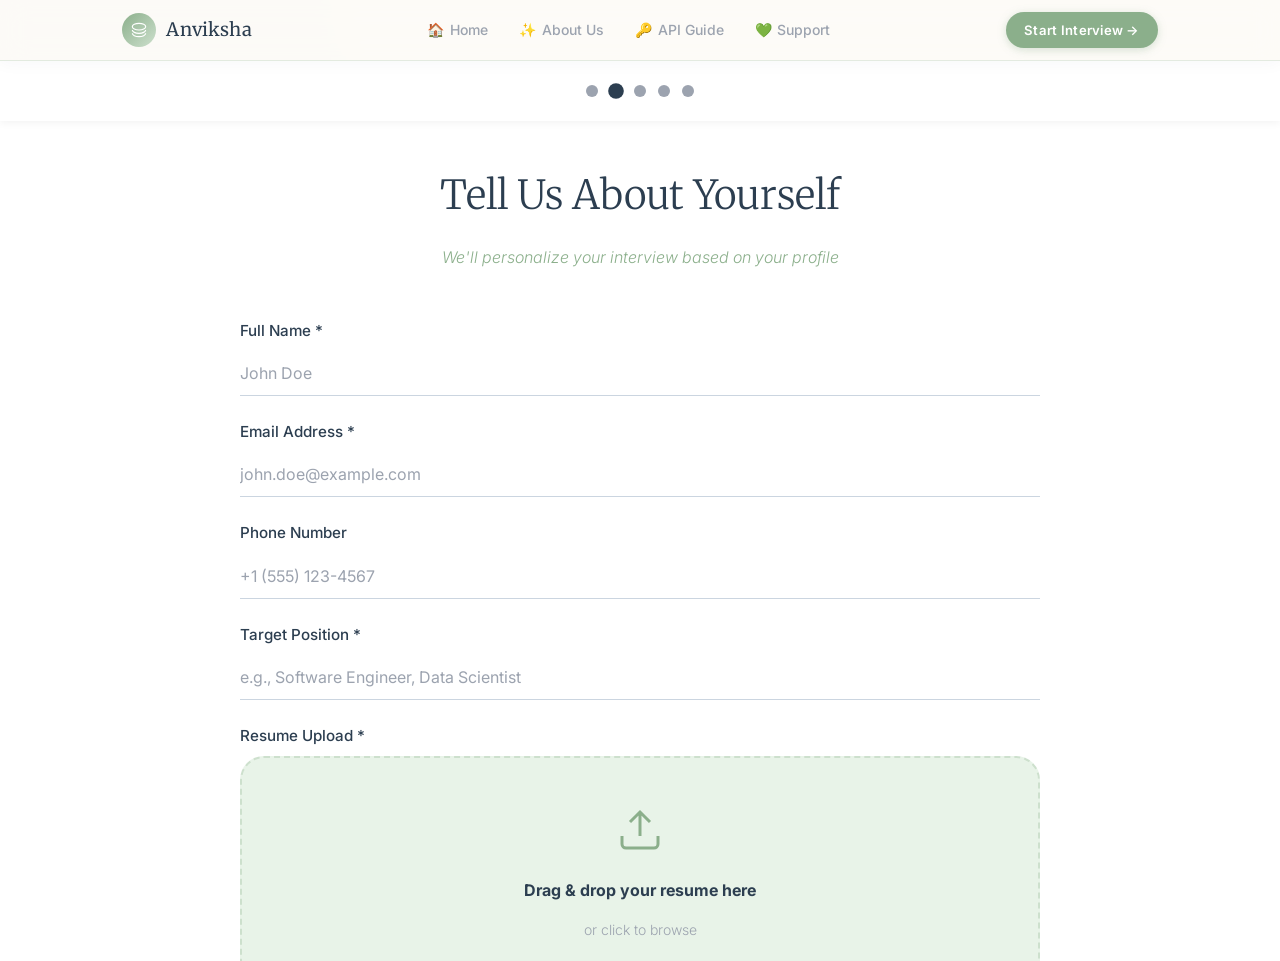
<file: frontend/profile.html>
<!DOCTYPE html>
<html lang="en">

<head>
    <meta charset="UTF-8">
    <meta name="viewport" content="width=device-width, initial-scale=1.0">
    <meta name="description" content="Anviksha AI Interview - Candidate Profile Setup">
    <title>Profile Setup | Anviksha AI Interview</title>
    <link rel="stylesheet" href="styles.css">
    <link rel="icon" type="image/svg+xml" href="./icons/favicon.svg">
</head>

<body>
    <!-- Shared site header (nav) -->
    <script src="./header.js"></script>
    <div class="page-wrapper">
        <!-- Background Decorations -->
        <div class="bg-blob bg-blob-1"></div>
        <div class="bg-blob bg-blob-2"></div>

        <!-- Progress Indicators -->
        <div class="progress-dots">
            <div class="progress-dot"></div>
            <div class="progress-dot active"></div>
            <div class="progress-dot"></div>
            <div class="progress-dot"></div>
            <div class="progress-dot"></div>
        </div>

        <!-- Main Content -->
        <div class="content-card">
            <div style="max-width: 800px; margin: 0 auto;">
                <h1 class="text-center mb-md">Tell Us About Yourself</h1>
                <p class="text-center text-muted mb-xl">
                    <em>We'll personalize your interview based on your profile</em>
                </p>

                <!-- Profile Form -->
                <form id="profileForm">
                    <!-- Name -->
                    <div class="form-group">
                        <label for="name" class="form-label">Full Name *</label>
                        <input type="text" id="name" name="name" class="form-input" placeholder="John Doe" required>
                    </div>

                    <!-- Email -->
                    <div class="form-group">
                        <label for="email" class="form-label">Email Address *</label>
                        <input type="email" id="email" name="email" class="form-input"
                            placeholder="john.doe@example.com" required>
                    </div>

                    <!-- Phone -->
                    <div class="form-group">
                        <label for="phone" class="form-label">Phone Number</label>
                        <input type="tel" id="phone" name="phone" class="form-input" placeholder="+1 (555) 123-4567">
                    </div>

                    <!-- Target Position -->
                    <div class="form-group">
                        <label for="position" class="form-label">Target Position *</label>
                        <input type="text" id="position" name="position" class="form-input"
                            placeholder="e.g., Software Engineer, Data Scientist" required>
                    </div>

                    <!-- Resume Upload -->
                    <div class="form-group mb-xl">
                        <label class="form-label">Resume Upload *</label>
                        <div class="file-upload-zone" id="fileUploadZone">
                            <svg width="48" height="48" viewBox="0 0 24 24" fill="none" stroke="currentColor"
                                stroke-width="1.5" style="margin: 0 auto; color: var(--sage-dark);">
                                <path d="M21 15v4a2 2 0 0 1-2 2H5a2 2 0 0 1-2-2v-4M17 8l-5-5-5 5M12 3v12" />
                            </svg>
                            <p class="mt-sm mb-sm"><strong>Drag & drop your resume here</strong></p>
                            <p class="text-muted" style="font-size: 0.875rem;">or click to browse</p>
                            <p class="text-muted" style="font-size: 0.875rem;">Supported formats: PDF, DOCX (Max 5MB)
                            </p>
                            <input type="file" id="resumeFile" accept=".pdf,.doc,.docx" hidden>
                        </div>
                        <div id="fileInfo" class="hidden mt-sm">
                            <p style="color: var(--sage-dark); font-weight: 500;">
                                ✓ <span id="fileName"></span> (<span id="fileSize"></span>)
                            </p>
                        </div>
                        <p class="text-error hidden" id="fileError"></p>
                    </div>

                    <!-- Action Buttons -->
                    <div class="flex-center" style="gap: var(--spacing-md);">
                        <button type="button" class="btn btn-secondary" id="backBtn">
                            ← Back
                        </button>
                        <button type="submit" class="btn btn-primary" id="continueBtn">
                            Continue to Permissions →
                        </button>
                    </div>
                </form>
            </div>
        </div>
    </div>

    <!-- Load API Helper -->
    <script src="api.js"></script>

    <script>
        // File upload handling
        const fileUploadZone = document.getElementById('fileUploadZone');
        const resumeFileInput = document.getElementById('resumeFile');
        const fileInfo = document.getElementById('fileInfo');
        const fileName = document.getElementById('fileName');
        const fileSize = document.getElementById('fileSize');
        const fileError = document.getElementById('fileError');
        const continueBtn = document.getElementById('continueBtn');
        let uploadedFile = null;

        // Click to browse
        fileUploadZone.addEventListener('click', () => {
            resumeFileInput.click();
        });

        // Drag and drop
        fileUploadZone.addEventListener('dragover', (e) => {
            e.preventDefault();
            fileUploadZone.classList.add('dragover');
        });

        fileUploadZone.addEventListener('dragleave', () => {
            fileUploadZone.classList.remove('dragover');
        });

        fileUploadZone.addEventListener('drop', (e) => {
            e.preventDefault();
            fileUploadZone.classList.remove('dragover');
            const files = e.dataTransfer.files;
            if (files.length > 0) {
                handleFile(files[0]);
            }
        });

        resumeFileInput.addEventListener('change', (e) => {
            if (e.target.files.length > 0) {
                handleFile(e.target.files[0]);
            }
        });

        function handleFile(file) {
            fileError.classList.add('hidden');

            // Validate file type
            const validTypes = ['application/pdf', 'application/msword', 'application/vnd.openxmlformats-officedocument.wordprocessingml.document'];
            if (!validTypes.includes(file.type)) {
                fileError.textContent = 'Invalid file type. Please upload PDF or DOCX.';
                fileError.classList.remove('hidden');
                return;
            }

            // Validate file size (5MB)
            if (file.size > 5 * 1024 * 1024) {
                fileError.textContent = 'File size exceeds 5MB. Please upload a smaller file.';
                fileError.classList.remove('hidden');
                return;
            }

            // Display file info
            uploadedFile = file;
            fileName.textContent = file.name;
            fileSize.textContent = formatFileSize(file.size);
            fileInfo.classList.remove('hidden');
        }

        function formatFileSize(bytes) {
            if (bytes < 1024) return bytes + ' B';
            if (bytes < 1024 * 1024) return (bytes / 1024).toFixed(1) + ' KB';
            return (bytes / (1024 * 1024)).toFixed(1) + ' MB';
        }

        // Form submission with backend integration
        document.getElementById('profileForm').addEventListener('submit', async (e) => {
            e.preventDefault();

            // Validate resume upload
            if (!uploadedFile) {
                fileError.textContent = 'Please upload your resume to continue.';
                fileError.classList.remove('hidden');
                return;
            }

            // Disable button and show loading
            continueBtn.disabled = true;
            continueBtn.textContent = 'Creating profile...';

            try {
                // Step 1: Create candidate profile
                const profileData = {
                    name: document.getElementById('name').value,
                    email: document.getElementById('email').value,
                    phone: document.getElementById('phone').value || '+0000000000',
                    target_position: document.getElementById('position').value
                };

                const profileResult = await api.createProfile(profileData);
                const candidateId = profileResult.candidate_id;

                console.log('Profile created:', candidateId);

                // Step 2: Upload resume
                continueBtn.textContent = 'Uploading resume...';
                const resumeResult = await api.uploadResume(candidateId, uploadedFile);

                console.log('Resume uploaded:', resumeResult);

                // Step 3: Store candidate ID in sessionStorage
                sessionStorage.setItem('candidate_id', candidateId);
                sessionStorage.setItem('candidateProfile', JSON.stringify({
                    ...profileData,
                    parsed_data: resumeResult.parsed_data
                }));

                // Step 4: Navigate to permissions page
                window.location.href = 'permissions.html';

            } catch (error) {
                console.error('Error:', error);

                // Show error message
                if (error.message.includes('Failed to fetch')) {
                    fileError.textContent = 'Backend server is not running. Please start the server and try again.';
                } else {
                    fileError.textContent = `Error: ${error.message}`;
                }
                fileError.classList.remove('hidden');

                // Re-enable button
                continueBtn.disabled = false;
                continueBtn.textContent = 'Continue to Permissions →';
            }
        });

        // Back button
        document.getElementById('backBtn').addEventListener('click', () => {
            window.location.href = 'guidelines.html';
        });
    </script>
</body>

</html>
</file>
<file: frontend/styles.css>
/* ============================================
   Anviksha AI Interview Simulator
   Zen Focus Design System - Master Stylesheet
   ============================================ */

/* === Google Fonts === */
@import url('https://fonts.googleapis.com/css2?family=Merriweather:ital,wght@0,300;0,400;0,700;1,300;1,400&family=Inter:wght@300;400;500;600&display=swap');

/* === CSS Variables === */
:root {
    /* Color Palette */
    --cream-bg: #FDFBF7;
    --sage-dark: #8BAF8B;
    --sage-light: #E8F3E8;
    --sage-medium: #CDE0CD;
    --slate-text: #2C3E50;
    --gray-muted: #9CA3AF;
    --soft-red: #E57373;
    --white: #FFFFFF;
    --border-light: #CBD5E0;

    /* Typography */
    --font-serif: 'Merriweather', serif;
    --font-sans: 'Inter', sans-serif;

    /* Spacing */
    --spacing-xs: 0.5rem;
    --spacing-sm: 1rem;
    --spacing-md: 1.5rem;
    --spacing-lg: 2rem;
    --spacing-xl: 3rem;

    /* Shadows */
    --shadow-soft: 0 20px 40px -15px rgba(0, 0, 0, 0.05);
    --shadow-medium: 0 25px 50px -12px rgba(0, 0, 0, 0.08);
    --shadow-hover: 0 30px 60px -15px rgba(0, 0, 0, 0.12);

    /* Border Radius */
    --radius-sm: 0.5rem;
    --radius-md: 1rem;
    --radius-lg: 1.5rem;
    --radius-xl: 2rem;
    --radius-pill: 9999px;

    /* Transitions */
    --transition-fast: 0.2s ease;
    --transition-medium: 0.4s ease;
    --transition-slow: 0.8s ease;
}

/* === Global Reset === */
* {
    margin: 0;
    padding: 0;
    box-sizing: border-box;
}

html {
    scroll-behavior: smooth;
}

body {
    font-family: var(--font-sans);
    background-color: var(--cream-bg);
    color: var(--slate-text);
    line-height: 1.6;
    min-height: 100vh;
    overflow-x: hidden;
}

/* === Typography === */
h1,
h2,
h3,
h4,
h5,
h6 {
    font-family: var(--font-serif);
    font-weight: 400;
    line-height: 1.3;
    margin-bottom: var(--spacing-sm);
}

h1 {
    font-size: 2.5rem;
    font-weight: 300;
}

h2 {
    font-size: 2rem;
}

h3 {
    font-size: 1.5rem;
}

p {
    margin-bottom: var(--spacing-sm);
    font-weight: 300;
}

em {
    font-style: italic;
    color: var(--sage-dark);
}

/* === Layout Containers === */
.page-wrapper {
    min-height: 100vh;
    height: 100vh;
    display: flex;
    flex-direction: column;
    padding: 0;
    position: relative;
    overflow-y: auto;
    background: var(--cream-bg);
}

.content-card {
    background: var(--white);
    padding: var(--spacing-xl) var(--spacing-lg);
    width: 100%;
    height: 100%;
    position: relative;
    z-index: 10;
    overflow-y: auto;
    animation: fadeInUp 1s ease;
    border-radius: 0;
    box-shadow: none;
}



/* === Buttons === */
.btn {
    font-family: var(--font-sans);
    font-weight: 500;
    padding: 0.875rem 2rem;
    border-radius: var(--radius-pill);
    border: none;
    cursor: pointer;
    transition: all var(--transition-medium);
    font-size: 1rem;
    display: inline-flex;
    align-items: center;
    gap: 0.5rem;
    text-decoration: none;
}

.btn-primary {
    background: var(--sage-dark);
    color: var(--white);
    box-shadow: var(--shadow-soft);
}

.btn-primary:hover {
    transform: translateY(-2px);
    box-shadow: var(--shadow-hover);
}

.btn-primary:active {
    transform: translateY(0);
}

.btn-secondary {
    background: transparent;
    color: var(--sage-dark);
    border: 1px solid var(--sage-dark);
}

.btn-secondary:hover {
    background: var(--sage-light);
    transform: translateY(-2px);
}

.btn-danger {
    background: var(--soft-red);
    color: var(--white);
}

.btn-danger:hover {
    transform: translateY(-2px);
    box-shadow: var(--shadow-hover);
}

.btn:disabled {
    opacity: 0.5;
    cursor: not-allowed;
    transform: none !important;
}

/* === Form Elements === */
.form-group {
    margin-bottom: var(--spacing-md);
}

.form-label {
    display: block;
    font-weight: 500;
    margin-bottom: var(--spacing-xs);
    color: var(--slate-text);
    font-size: 0.95rem;
}

.form-input {
    width: 100%;
    padding: 0.75rem 0;
    background: transparent;
    border: none;
    border-bottom: 1px solid var(--border-light);
    font-family: var(--font-sans);
    font-size: 1rem;
    color: var(--slate-text);
    transition: border-color var(--transition-fast);
    outline: none;
}

.form-input:focus {
    border-bottom-color: var(--sage-dark);
}

.form-input::placeholder {
    color: var(--gray-muted);
}

select.form-input {
    padding: 0.75rem;
    border: 1px solid var(--border-light);
    border-radius: var(--radius-sm);
    background: var(--white);
}

/* === File Upload === */
.file-upload-zone {
    border: 2px dashed var(--sage-medium);
    border-radius: var(--radius-lg);
    padding: var(--spacing-xl);
    text-align: center;
    background: var(--sage-light);
    transition: all var(--transition-medium);
    cursor: pointer;
}

.file-upload-zone:hover {
    border-color: var(--sage-dark);
    background: var(--white);
}

.file-upload-zone.dragover {
    border-color: var(--sage-dark);
    background: var(--white);
    transform: scale(1.02);
}

/* === Checkbox & Radio === */
.checkbox-wrapper {
    display: flex;
    align-items: flex-start;
    gap: var(--spacing-sm);
    margin-bottom: var(--spacing-md);
}

.checkbox-wrapper input[type="checkbox"] {
    width: 1.25rem;
    height: 1.25rem;
    accent-color: var(--sage-dark);
    cursor: pointer;
    margin-top: 0.25rem;
}

.checkbox-label {
    flex: 1;
    font-size: 0.95rem;
    line-height: 1.5;
    cursor: pointer;
}

/* === Progress Indicators === */
.progress-dots {
    display: flex;
    gap: 0.75rem;
    justify-content: center;
    padding: var(--spacing-md) 0;
    background: var(--white);
    position: sticky;
    top: 0;
    z-index: 100;
    box-shadow: 0 2px 8px rgba(0, 0, 0, 0.05);
}

.progress-dot {
    width: 0.75rem;
    height: 0.75rem;
    border-radius: 50%;
    background: var(--gray-muted);
    transition: all var(--transition-medium);
}

.progress-dot.active {
    background: var(--slate-text);
    transform: scale(1.3);
}

/* === Background Decorations === */
.bg-blob {
    position: fixed;
    border-radius: 50%;
    background: var(--sage-light);
    opacity: 0.4;
    z-index: 0;
    animation: float 12s ease-in-out infinite;
    pointer-events: none;
}

.bg-blob-1 {
    width: 500px;
    height: 500px;
    top: -150px;
    left: -150px;
}

.bg-blob-2 {
    width: 400px;
    height: 400px;
    bottom: -120px;
    right: -120px;
    animation-delay: -4s;
}

/* === Animations === */
@keyframes fadeInUp {
    from {
        opacity: 0;
        transform: translateY(30px);
    }

    to {
        opacity: 1;
        transform: translateY(0);
    }
}

@keyframes float {

    0%,
    100% {
        transform: translateY(0);
    }

    50% {
        transform: translateY(-30px);
    }
}

@keyframes breathe {

    0%,
    100% {
        transform: scale(1);
        opacity: 1;
    }

    50% {
        transform: scale(1.05);
        opacity: 0.8;
    }
}

.breathe-animation {
    animation: breathe 6s ease-in-out infinite;
}

/* === Utility Classes === */
.text-center {
    text-align: center;
}

.text-muted {
    color: var(--gray-muted);
}

.text-error {
    color: var(--soft-red);
    font-size: 0.875rem;
    margin-top: var(--spacing-xs);
}

.mb-sm {
    margin-bottom: var(--spacing-sm);
}

.mb-md {
    margin-bottom: var(--spacing-md);
}

.mb-lg {
    margin-bottom: var(--spacing-lg);
}

.mb-xl {
    margin-bottom: var(--spacing-xl);
}

.mt-sm {
    margin-top: var(--spacing-sm);
}

.mt-md {
    margin-top: var(--spacing-md);
}

.mt-lg {
    margin-top: var(--spacing-lg);
}

.flex-center {
    display: flex;
    justify-content: center;
    align-items: center;
    gap: var(--spacing-sm);
}

/* === Transcript Box === */
.transcript-box {
    background: var(--sage-light);
    border: 1px solid var(--sage-medium);
    border-radius: var(--radius-md);
    padding: var(--spacing-md);
    min-height: 120px;
    max-height: 200px;
    overflow-y: auto;
    margin-bottom: var(--spacing-sm);
}

.transcript-box p {
    margin: 0;
    line-height: 1.6;
    word-wrap: break-word;
    white-space: pre-wrap;
    overflow-wrap: break-word;
}

.transcript-box #liveTranscript {
    color: var(--slate-text);
    font-size: 1rem;
}

.transcript-box .text-muted {
    font-style: italic;
}

.hidden {
    display: none !important;
}

/* === Responsive Design === */
@media (max-width: 768px) {
    h1 {
        font-size: 2rem;
    }

    .content-card {
        padding: var(--spacing-md);
    }

    .bg-blob {
        opacity: 0.2;
    }
}
</file>
